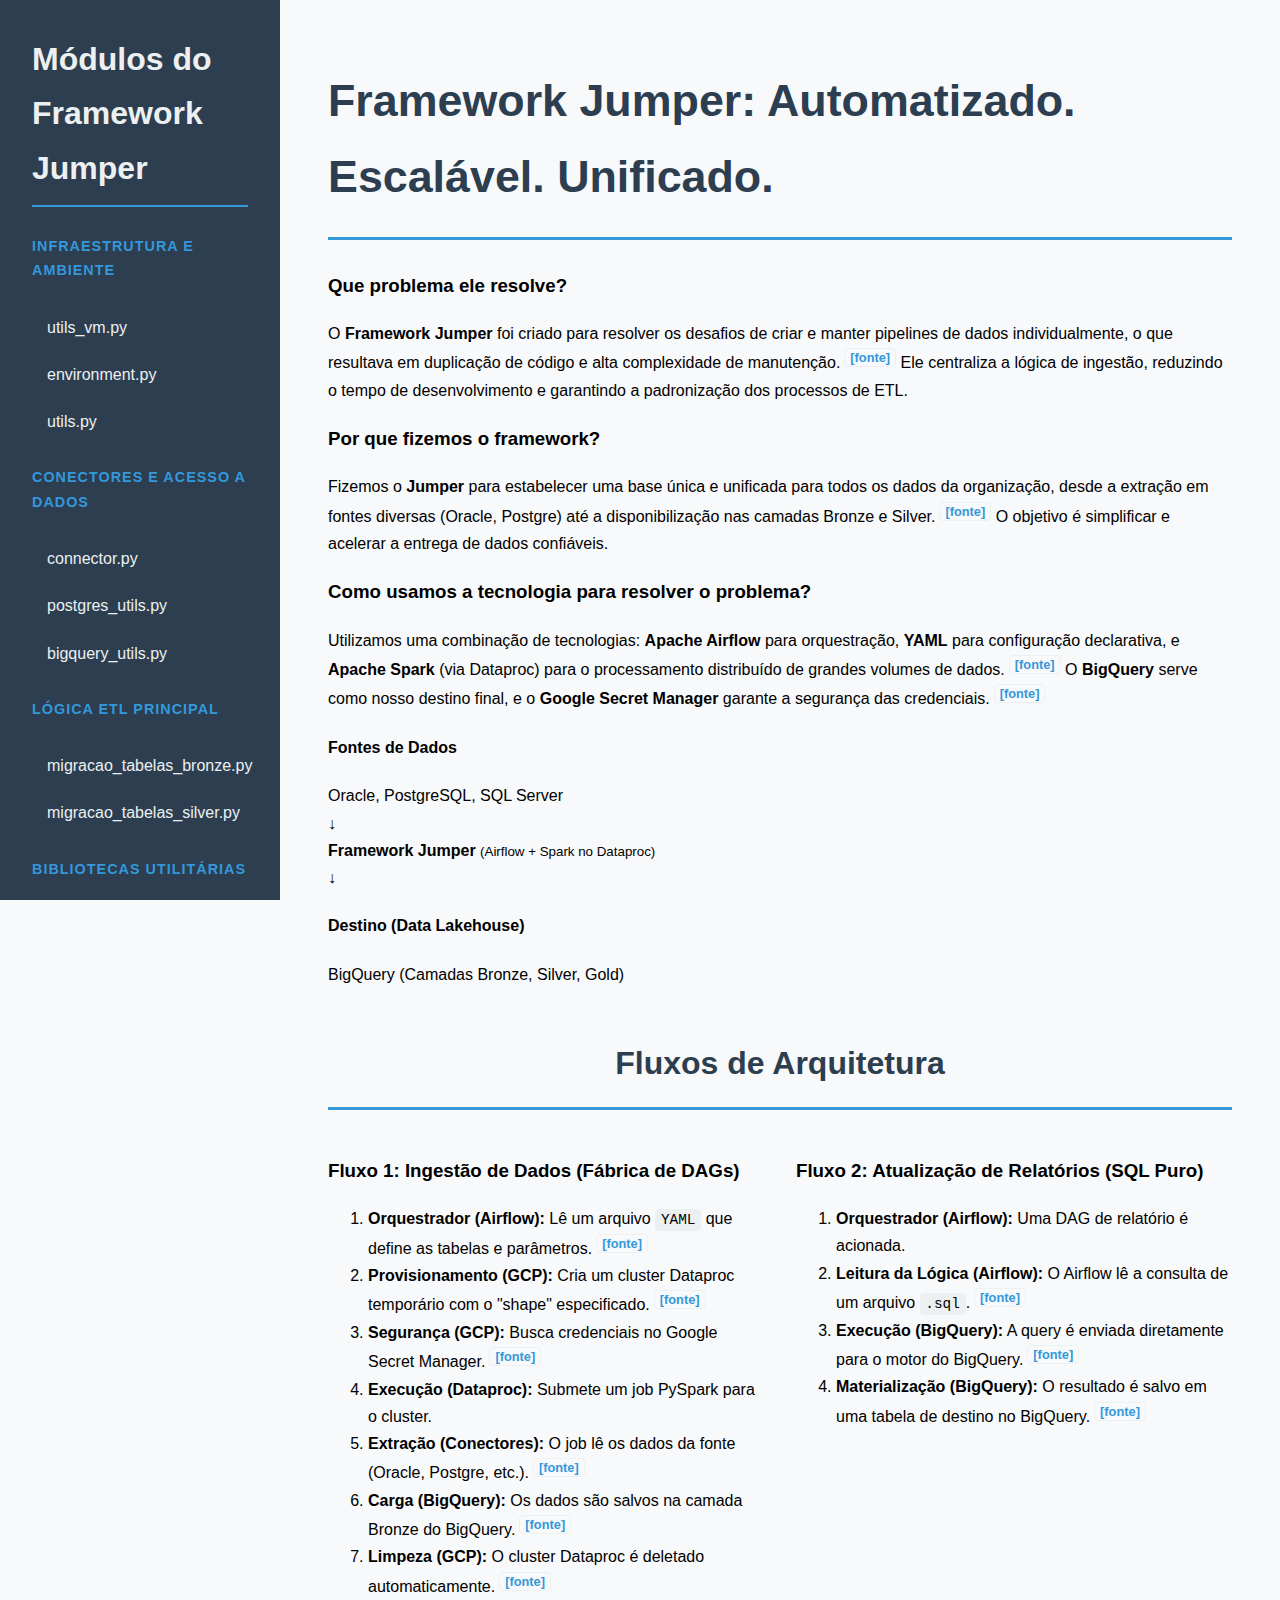
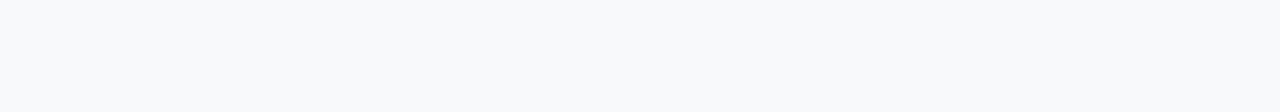
<file: index.html>
<!DOCTYPE html>
<html lang="pt-BR">
<head>
    <meta charset="UTF-8">
    <meta name="viewport" content="width=device-width, initial-scale=1.0">
    <title>Documentação Técnica - Framework Jumper</title>
    <link rel="stylesheet" href="styles.css">
</head>
<body>

    <nav>
        <h2>Módulos do Framework Jumper</h2>
        <h4>Infraestrutura e Ambiente</h4>
        <ul>
            <li><a href="utils_vm.html">utils_vm.py</a></li>
            <li><a href="environment.html">environment.py</a></li>
            <li><a href="utils.html">utils.py</a></li>
        </ul>
        <h4>Conectores e Acesso a Dados</h4>
        <ul>
            <li><a href="connector.html">connector.py</a></li>
            <li><a href="postgres_utils.html">postgres_utils.py</a></li>
            <li><a href="bigquery_utils.html">bigquery_utils.py</a></li>
        </ul>
        <h4>Lógica ETL Principal</h4>
        <ul>
            <li><a href="migracao_bronze.html">migracao_tabelas_bronze.py</a></li>
            <li><a href="migracao_silver.html">migracao_tabelas_silver.py</a></li>
        </ul>
        <h4>Bibliotecas Utilitárias</h4>
        <ul>
            <li><a href="manage_dataframe.html">manage_dataframe.py</a></li>
            <li><a href="transformation.html">transformation.py</a></li>
            <li><a href="validation.html">validation.py</a></li>
        </ul>
    </nav>

    <main>
        <article>
            <header>
                <h1>Framework Jumper: Automatizado. Escalável. Unificado.</h1>
            </header>

            <div class="hero-container">
                <div class="text-column">
                    <h3>Que problema ele resolve?</h3>
                    <p>O <strong>Framework Jumper</strong> foi criado para resolver os desafios de criar e manter pipelines de dados individualmente, o que resultava em duplicação de código e alta complexidade de manutenção.<a href="sources/Fabrica_de_DAGs.pdf#page=1" class="citation-link" target="_blank">[fonte]</a> Ele centraliza a lógica de ingestão, reduzindo o tempo de desenvolvimento e garantindo a padronização dos processos de ETL.</p>
                    
                    <h3>Por que fizemos o framework?</h3>
                    <p>Fizemos o <strong>Jumper</strong> para estabelecer uma base única e unificada para todos os dados da organização, desde a extração em fontes diversas (Oracle, Postgre) até a disponibilização nas camadas Bronze e Silver.<a href="sources/Framework_Engenharia_de_Dados.pdf#page=1" class="citation-link" target="_blank">[fonte]</a> O objetivo é simplificar e acelerar a entrega de dados confiáveis.</p>

                    <h3>Como usamos a tecnologia para resolver o problema?</h3>
                    <p>Utilizamos uma combinação de tecnologias: <strong>Apache Airflow</strong> para orquestração, <strong>YAML</strong> para configuração declarativa, e <strong>Apache Spark</strong> (via Dataproc) para o processamento distribuído de grandes volumes de dados.<a href="sources/Framework_Engenharia_de_Dados.pdf#page=1" class="citation-link" target="_blank">[fonte]</a> O <strong>BigQuery</strong> serve como nosso destino final, e o <strong>Google Secret Manager</strong> garante a segurança das credenciais.<a href="sources/Fabrica_de_DAGs.pdf#page=1" class="citation-link" target="_blank">[fonte]</a></p>
                </div>

                <div class="diagram-column">
                    <div class="diagram">
                        <h4>Fontes de Dados</h4>
                        <div class="diagram-box">Oracle, PostgreSQL, SQL Server</div>
                        <div class="diagram-arrow">↓</div>
                        <div class="diagram-box core">
                            <strong>Framework Jumper</strong>
                            <small>(Airflow + Spark no Dataproc)</small>
                        </div>
                        <div class="diagram-arrow">↓</div>
                        <h4>Destino (Data Lakehouse)</h4>
                        <div class="diagram-box">BigQuery (Camadas Bronze, Silver, Gold)</div>
                    </div>
                </div>
            </div>

            <section style="border-left: none; padding-left: 0;">
                <h2 style="margin-top: 3rem; text-align: center; border-bottom: 3px solid var(--secondary-color); padding-bottom: 0.5em;">Fluxos de Arquitetura</h2>
                <div style="display: flex; gap: 2rem; align-items: flex-start;">
                    <div style="flex: 1;">
                        <h3>Fluxo 1: Ingestão de Dados (Fábrica de DAGs)</h3>
                        <ol>
                            <li><strong>Orquestrador (Airflow):</strong> Lê um arquivo <code>YAML</code> que define as tabelas e parâmetros.<a href="sources/Fabrica_de_DAGs.pdf#page=1" class="citation-link" target="_blank">[fonte]</a></li>
                            <li><strong>Provisionamento (GCP):</strong> Cria um cluster Dataproc temporário com o "shape" especificado.<a href="sources/Fabrica_de_DAGs.pdf#page=2" class="citation-link" target="_blank">[fonte]</a></li>
                            <li><strong>Segurança (GCP):</strong> Busca credenciais no Google Secret Manager.<a href="sources/Fabrica_de_DAGs.pdf#page=1" class="citation-link" target="_blank">[fonte]</a></li>
                            <li><strong>Execução (Dataproc):</strong> Submete um job PySpark para o cluster.</li>
                            <li><strong>Extração (Conectores):</strong> O job lê os dados da fonte (Oracle, Postgre, etc.).<a href="sources/Framework_Engenharia_de_Dados.pdf#page=1" class="citation-link" target="_blank">[fonte]</a></li>
                            <li><strong>Carga (BigQuery):</strong> Os dados são salvos na camada Bronze do BigQuery.<a href="sources/Fabrica_de_DAGs.pdf#page=2" class="citation-link" target="_blank">[fonte]</a></li>
                            <li><strong>Limpeza (GCP):</strong> O cluster Dataproc é deletado automaticamente.<a href="sources/Fabrica_de_DAGs.pdf#page=3" class="citation-link" target="_blank">[fonte]</a></li>
                        </ol>
                    </div>
                    <div style="flex: 1;">
                        <h3>Fluxo 2: Atualização de Relatórios (SQL Puro)</h3>
                         <ol>
                            <li><strong>Orquestrador (Airflow):</strong> Uma DAG de relatório é acionada.</li>
                            <li><strong>Leitura da Lógica (Airflow):</strong> O Airflow lê a consulta de um arquivo <code>.sql</code>.<a href="sources/Relatorio_NF_Portal_JDE.pdf#page=1" class="citation-link" target="_blank">[fonte]</a></li>
                            <li><strong>Execução (BigQuery):</strong> A query é enviada diretamente para o motor do BigQuery.<a href="sources/Relatorio_NF_Portal_JDE.pdf#page=1" class="citation-link" target="_blank">[fonte]</a></li>
                            <li><strong>Materialização (BigQuery):</strong> O resultado é salvo em uma tabela de destino no BigQuery.<a href="sources/Relatorio_NF_Portal_JDE.pdf#page=1" class="citation-link" target="_blank">[fonte]</a></li>
                        </ol>
                    </div>
                </div>
            </section>
        </article>
    </main>

</body>
</html>
</file>
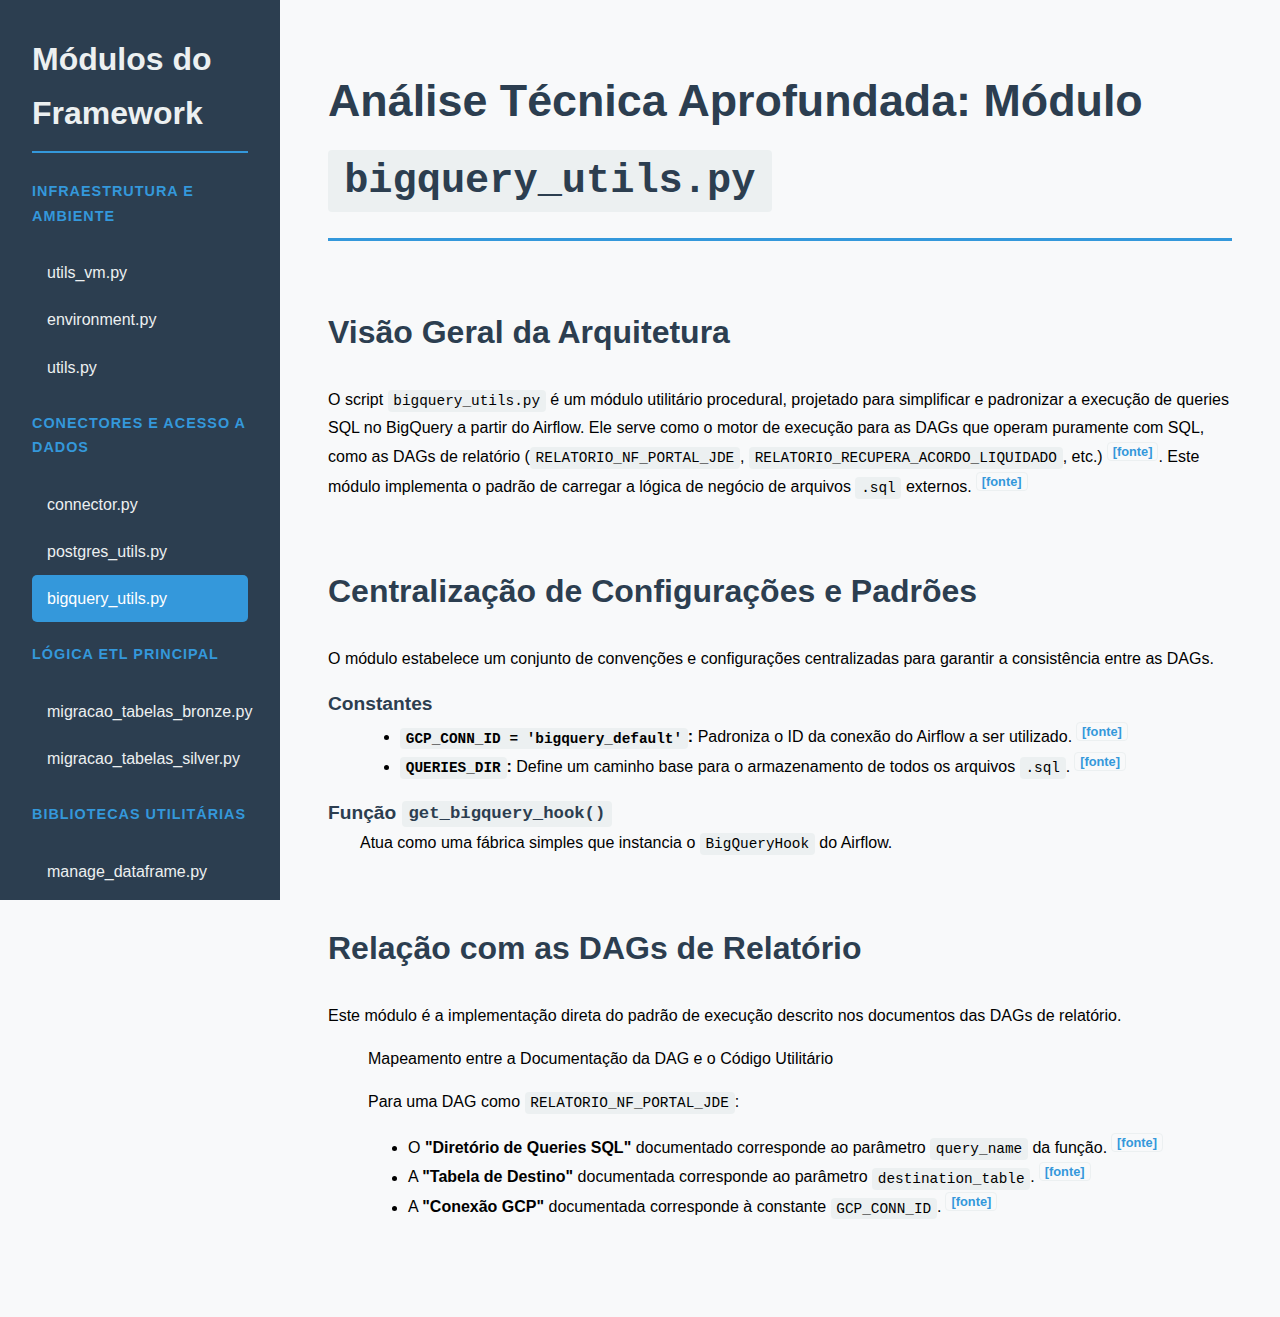
<file: bigquery_utils.html>
<!DOCTYPE html>
<html lang="pt-BR">
<head>
    <meta charset="UTF-8">
    <meta name="viewport" content="width=device-width, initial-scale=1.0">
    <title>Análise: bigquery_utils.py</title>
    <link rel="stylesheet" href="styles.css">
    <style>
        /* Estilo para o link de citação, caso o CSS externo não carregue */
        a.citation-link {
            font-size: 0.8em;
            vertical-align: super;
            text-decoration: none;
            color: var(--secondary-color, #3498db);
            font-weight: bold;
            margin-left: 4px;
            border: 1px solid var(--light-gray, #ecf0f1);
            padding: 1px 5px;
            border-radius: 4px;
        }
        a.citation-link:hover {
            text-decoration: none;
            background-color: var(--secondary-color, #3498db);
            color: white;
        }
    </style>
</head>
<body>

    <nav>
        <h2>Módulos do Framework</h2>
        <h4>Infraestrutura e Ambiente</h4>
        <ul>
            <li><a href="utils_vm.html">utils_vm.py</a></li>
            <li><a href="environment.html">environment.py</a></li>
            <li><a href="utils.html">utils.py</a></li>
        </ul>
        <h4>Conectores e Acesso a Dados</h4>
        <ul>
            <li><a href="connector.html">connector.py</a></li>
            <li><a href="postgres_utils.html">postgres_utils.py</a></li>
            <li><a href="bigquery_utils.html" class="active">bigquery_utils.py</a></li>
        </ul>
        <h4>Lógica ETL Principal</h4>
        <ul>
            <li><a href="migracao_bronze.html">migracao_tabelas_bronze.py</a></li>
            <li><a href="migracao_silver.html">migracao_tabelas_silver.py</a></li>
        </ul>
        <h4>Bibliotecas Utilitárias</h4>
        <ul>
            <li><a href="manage_dataframe.html">manage_dataframe.py</a></li>
            <li><a href="transformation.html">transformation.py</a></li>
            <li><a href="validation.html">validation.py</a></li>
        </ul>
    </nav>

    <main>
        <article>
            <header>
                <h1>Análise Técnica Aprofundada: Módulo <code>bigquery_utils.py</code></h1>
            </header>

            <section>
                <h2>Visão Geral da Arquitetura</h2>
                <p>O script <code>bigquery_utils.py</code> é um módulo utilitário procedural, projetado para simplificar e padronizar a execução de queries SQL no BigQuery a partir do Airflow. Ele serve como o motor de execução para as DAGs que operam puramente com SQL, como as DAGs de relatório (<code>RELATORIO_NF_PORTAL_JDE</code>, <code>RELATORIO_RECUPERA_ACORDO_LIQUIDADO</code>, etc.)<a href="sources/Relatorio_NF_Portal_JDE.pdf#page=1" class="citation-link" target="_blank">[fonte]</a>. Este módulo implementa o padrão de carregar a lógica de negócio de arquivos <code>.sql</code> externos.<a href="sources/Relatorio_NF_Portal_JDE.pdf#page=1" class="citation-link" target="_blank">[fonte]</a></p>
            </section>
            
            <section>
                <h2>Centralização de Configurações e Padrões</h2>
                <p>O módulo estabelece um conjunto de convenções e configurações centralizadas para garantir a consistência entre as DAGs.</p>
                <dl>
                    <dt>Constantes</dt>
                    <dd>
                        <ul>
                            <li><strong><code>GCP_CONN_ID = 'bigquery_default'</code>:</strong> Padroniza o ID da conexão do Airflow a ser utilizado.<a href="sources/Relatorio_NF_Portal_JDE.pdf#page=1" class="citation-link" target="_blank">[fonte]</a></li>
                            <li><strong><code>QUERIES_DIR</code>:</strong> Define um caminho base para o armazenamento de todos os arquivos <code>.sql</code>.<a href="sources/Relatorio_NF_Portal_JDE.pdf#page=1" class="citation-link" target="_blank">[fonte]</a></li>
                        </ul>
                    </dd>
                     <dt>Função <code>get_bigquery_hook()</code></dt>
                    <dd>Atua como uma fábrica simples que instancia o <code>BigQueryHook</code> do Airflow.</dd>
                </dl>
            </section>

            <section>
                <h2>Relação com as DAGs de Relatório</h2>
                <p>Este módulo é a implementação direta do padrão de execução descrito nos documentos das DAGs de relatório.</p>
                <figure>
                    <figcaption>Mapeamento entre a Documentação da DAG e o Código Utilitário</figcaption>
                    <p>Para uma DAG como <code>RELATORIO_NF_PORTAL_JDE</code>:</p>
                    <ul>
                        <li>O <strong>"Diretório de Queries SQL"</strong> documentado corresponde ao parâmetro <code>query_name</code> da função.<a href="sources/Relatorio_NF_Portal_JDE.pdf#page=1" class="citation-link" target="_blank">[fonte]</a></li>
                        <li>A <strong>"Tabela de Destino"</strong> documentada corresponde ao parâmetro <code>destination_table</code>.<a href="sources/Relatorio_NF_Portal_JDE.pdf#page=1" class="citation-link" target="_blank">[fonte]</a></li>
                        <li>A <strong>"Conexão GCP"</strong> documentada corresponde à constante <code>GCP_CONN_ID</code>.<a href="sources/Relatorio_NF_Portal_JDE.pdf#page=1" class="citation-link" target="_blank">[fonte]</a></li>
                    </ul>
                </figure>
            </section>
        </article>
    </main>
</body>
</html>
</file>
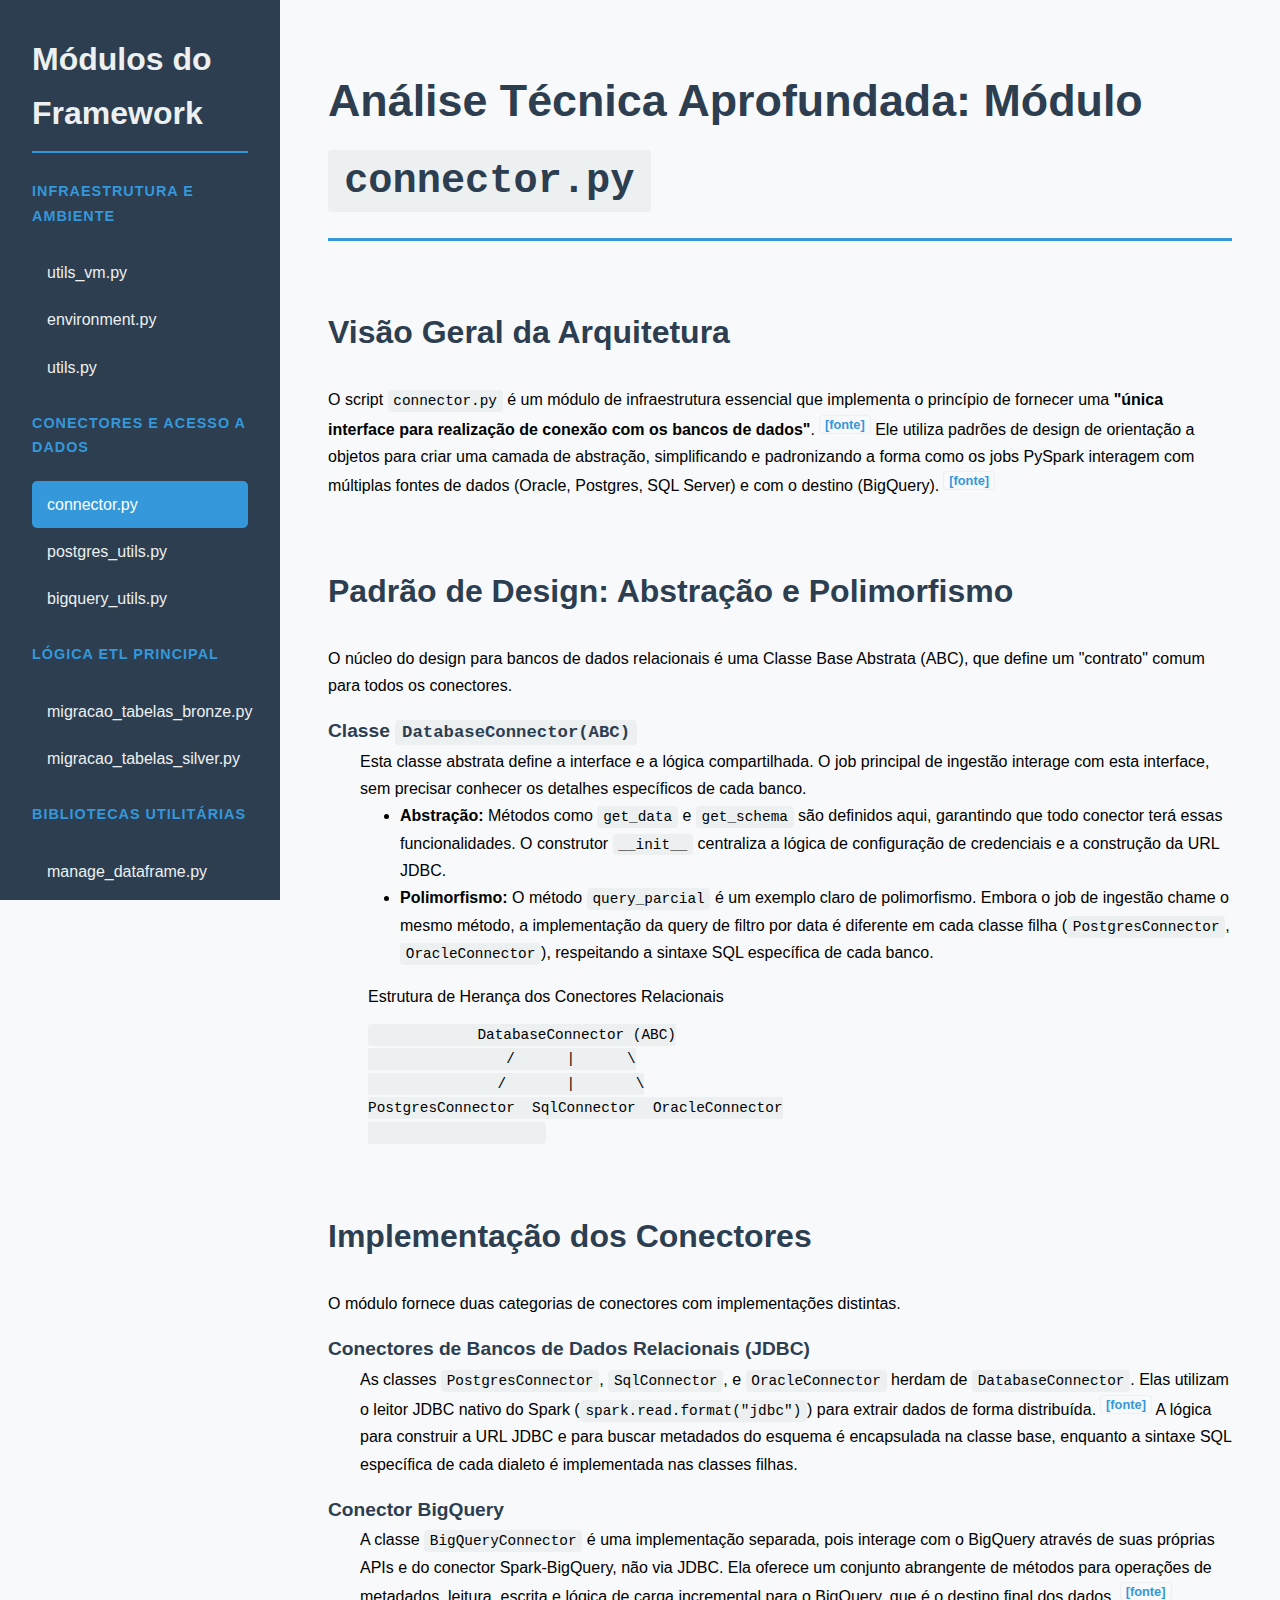
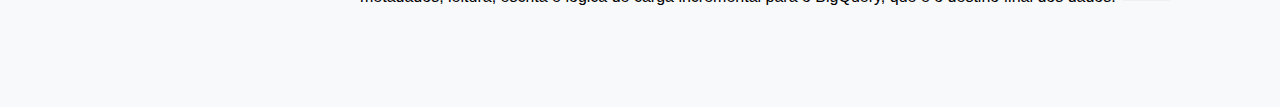
<file: connector.html>
<!DOCTYPE html>
<html lang="pt-BR">
<head>
    <meta charset="UTF-8">
    <meta name="viewport" content="width=device-width, initial-scale=1.0">
    <title>Análise: connector.py</title>
    <link rel="stylesheet" href="styles.css">
    <style>
        /* Estilo para o link de citação */
        a.citation-link {
            font-size: 0.8em;
            vertical-align: super;
            text-decoration: none;
            color: var(--secondary-color, #3498db);
            font-weight: bold;
            margin-left: 4px;
            border: 1px solid var(--light-gray, #ecf0f1);
            padding: 1px 5px;
            border-radius: 4px;
        }
        a.citation-link:hover {
            text-decoration: none;
            background-color: var(--secondary-color, #3498db);
            color: white;
        }
    </style>
</head>
<body>

    <nav>
        <h2>Módulos do Framework</h2>
        <h4>Infraestrutura e Ambiente</h4>
        <ul>
            <li><a href="utils_vm.html">utils_vm.py</a></li>
            <li><a href="environment.html">environment.py</a></li>
            <li><a href="utils.html">utils.py</a></li>
        </ul>
        <h4>Conectores e Acesso a Dados</h4>
        <ul>
            <li><a href="connector.html" class="active">connector.py</a></li>
            <li><a href="postgres_utils.html">postgres_utils.py</a></li>
            <li><a href="bigquery_utils.html">bigquery_utils.py</a></li>
        </ul>
        <h4>Lógica ETL Principal</h4>
        <ul>
            <li><a href="migracao_bronze.html">migracao_tabelas_bronze.py</a></li>
            <li><a href="migracao_silver.html">migracao_tabelas_silver.py</a></li>
        </ul>
        <h4>Bibliotecas Utilitárias</h4>
        <ul>
            <li><a href="manage_dataframe.html">manage_dataframe.py</a></li>
            <li><a href="transformation.html">transformation.py</a></li>
            <li><a href="validation.html">validation.py</a></li>
        </ul>
    </nav>

    <main>
        <article>
            <header>
                <h1>Análise Técnica Aprofundada: Módulo <code>connector.py</code></h1>
            </header>

            <section>
                <h2>Visão Geral da Arquitetura</h2>
                <p>O script <code>connector.py</code> é um módulo de infraestrutura essencial que implementa o princípio de fornecer uma <strong>"única interface para realização de conexão com os bancos de dados"</strong>.<a href="sources/Framework_Engenharia_de_Dados.pdf#page=1" class="citation-link" target="_blank">[fonte]</a> Ele utiliza padrões de design de orientação a objetos para criar uma camada de abstração, simplificando e padronizando a forma como os jobs PySpark interagem com múltiplas fontes de dados (Oracle, Postgres, SQL Server) e com o destino (BigQuery).<a href="sources/Fabrica_de_DAGs.pdf#page=4" class="citation-link" target="_blank">[fonte]</a></p>
            </section>
            
            <section>
                <h2>Padrão de Design: Abstração e Polimorfismo</h2>
                <p>O núcleo do design para bancos de dados relacionais é uma Classe Base Abstrata (ABC), que define um "contrato" comum para todos os conectores.</p>
                <dl>
                    <dt>Classe <code>DatabaseConnector(ABC)</code></dt>
                    <dd>
                        Esta classe abstrata define a interface e a lógica compartilhada. O job principal de ingestão interage com esta interface, sem precisar conhecer os detalhes específicos de cada banco.
                        <ul>
                            <li><strong>Abstração:</strong> Métodos como <code>get_data</code> e <code>get_schema</code> são definidos aqui, garantindo que todo conector terá essas funcionalidades. O construtor <code>__init__</code> centraliza a lógica de configuração de credenciais e a construção da URL JDBC.</li>
                            <li><strong>Polimorfismo:</strong> O método <code>query_parcial</code> é um exemplo claro de polimorfismo. Embora o job de ingestão chame o mesmo método, a implementação da query de filtro por data é diferente em cada classe filha (<code>PostgresConnector</code>, <code>OracleConnector</code>), respeitando a sintaxe SQL específica de cada banco.</li>
                        </ul>
                    </dd>
                </dl>
                <figure>
                    <figcaption>Estrutura de Herança dos Conectores Relacionais</figcaption>
                    <pre><code>            DatabaseConnector (ABC)
                /      |      \
               /       |       \
PostgresConnector  SqlConnector  OracleConnector
                    </code></pre>
                </figure>
            </section>

            <section>
                <h2>Implementação dos Conectores</h2>
                <p>O módulo fornece duas categorias de conectores com implementações distintas.</p>
                 <dl>
                    <dt>Conectores de Bancos de Dados Relacionais (JDBC)</dt>
                    <dd>
                        As classes <code>PostgresConnector</code>, <code>SqlConnector</code>, e <code>OracleConnector</code> herdam de <code>DatabaseConnector</code>. Elas utilizam o leitor JDBC nativo do Spark (<code>spark.read.format("jdbc")</code>) para extrair dados de forma distribuída.<a href="sources/Framework_Engenharia_de_Dados.pdf#page=1" class="citation-link" target="_blank">[fonte]</a> A lógica para construir a URL JDBC e para buscar metadados do esquema é encapsulada na classe base, enquanto a sintaxe SQL específica de cada dialeto é implementada nas classes filhas.
                    </dd>
                    <dt>Conector BigQuery</dt>
                    <dd>
                        A classe <code>BigQueryConnector</code> é uma implementação separada, pois interage com o BigQuery através de suas próprias APIs e do conector Spark-BigQuery, não via JDBC. Ela oferece um conjunto abrangente de métodos para operações de metadados, leitura, escrita e lógica de carga incremental para o BigQuery, que é o destino final dos dados.<a href="sources/Fabrica_de_DAGs.pdf#page=1" class="citation-link" target="_blank">[fonte]</a>
                    </dd>
                </dl>
            </section>

        </article>
    </main>
</body>
</html>
</file>
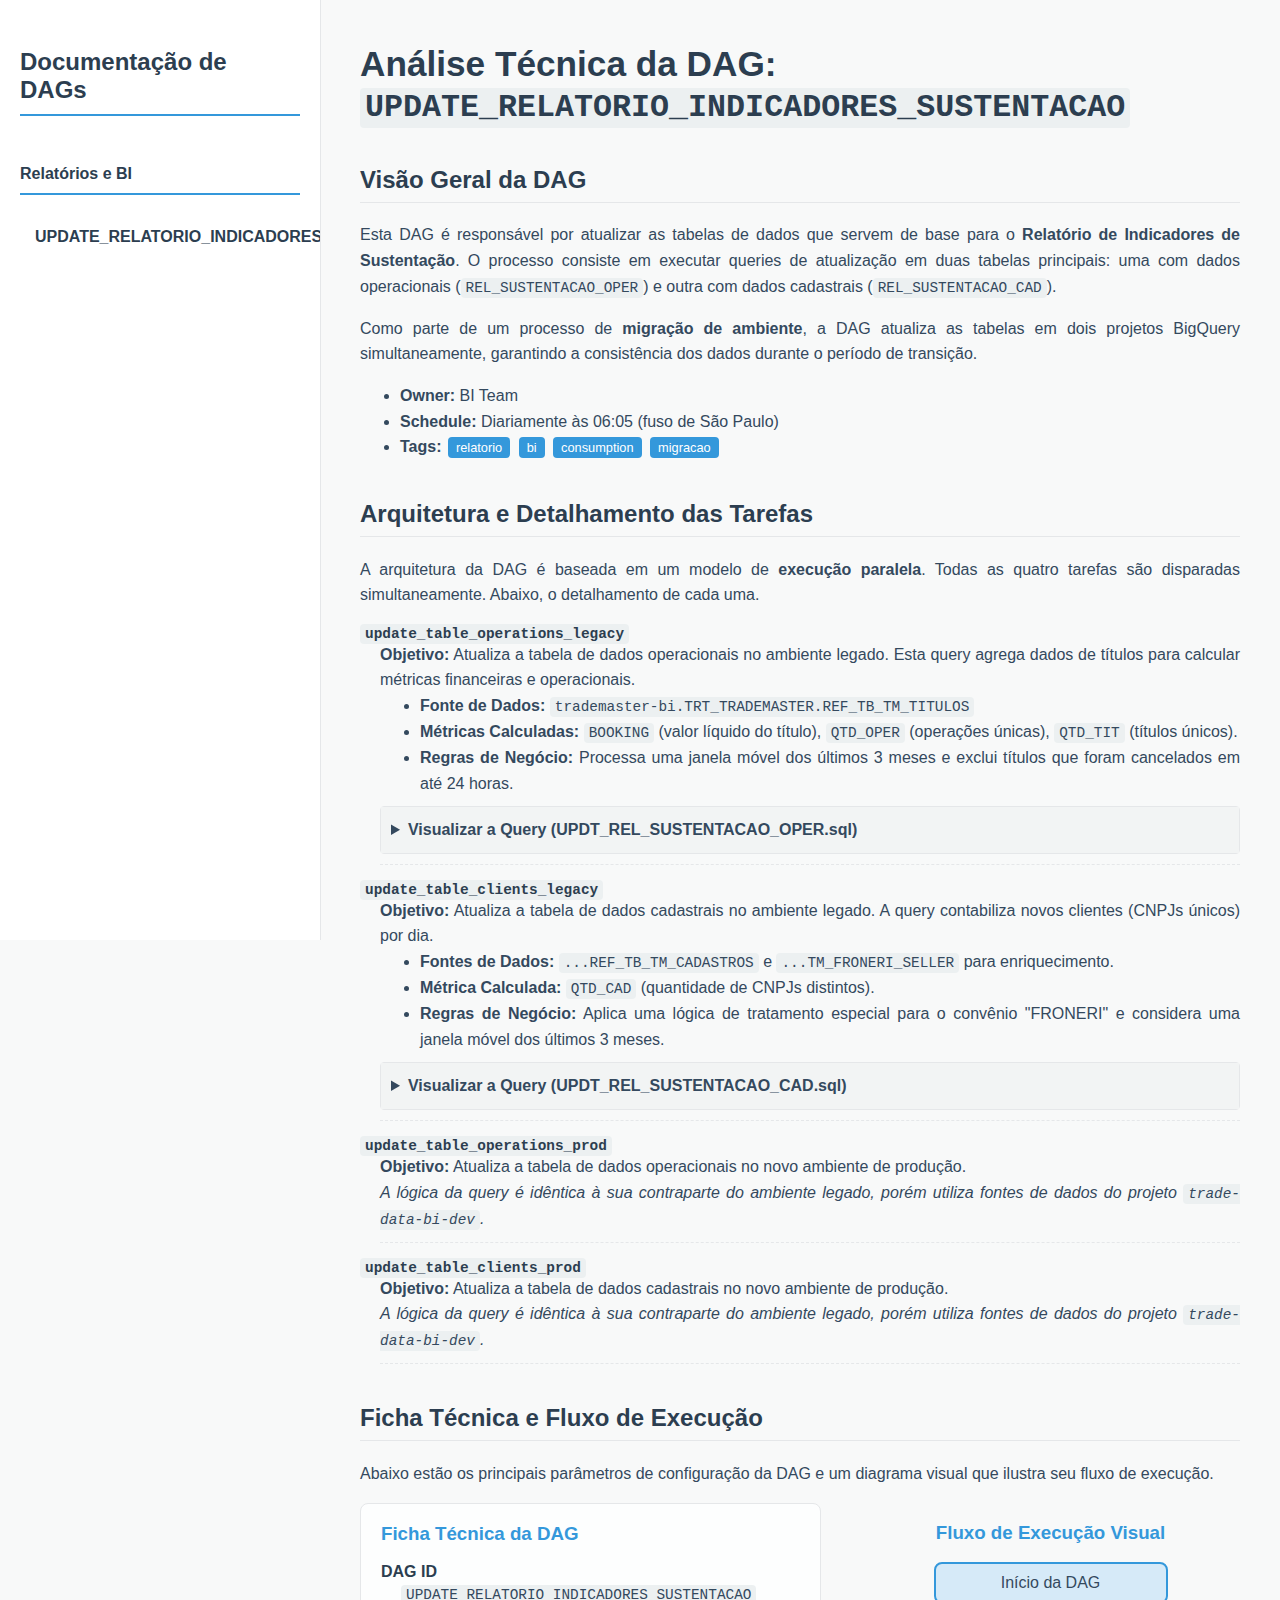
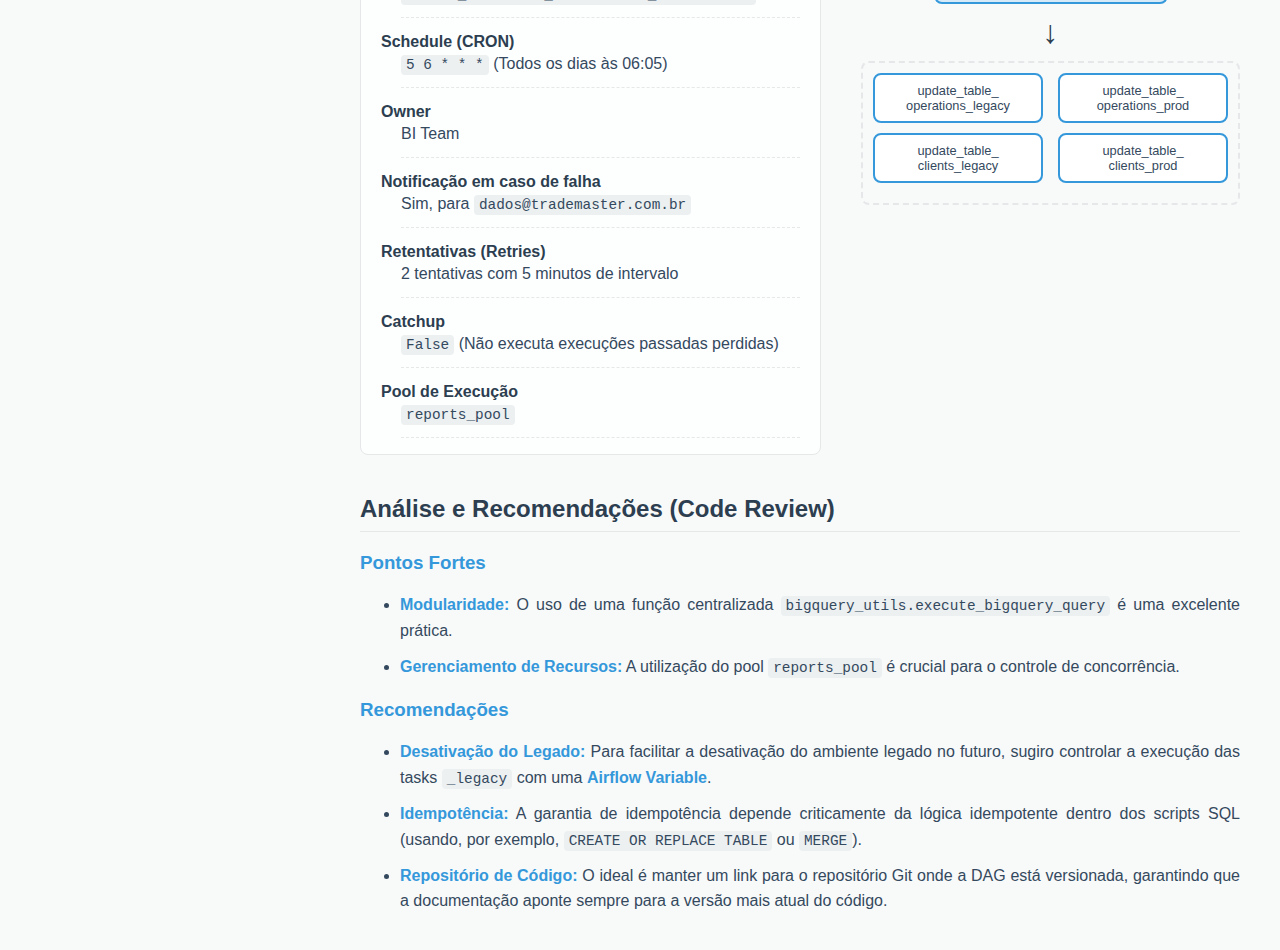
<file: dag1.html>
<!DOCTYPE html>
<html lang="pt-BR">
<head>
    <meta charset="UTF-8">
    <meta name="viewport" content="width=device-width, initial-scale=1.0">
    <title>Análise: DAG UPDATE_RELATORIO_INDICADORES_SUSTENTACAO</title>
    <style>
        :root {
            --primary-color: #2c3e50;
            --secondary-color: #3498db;
            --background-color: #f8f9f9;
            --main-bg-color: #ffffff;
            --border-color: #e5e7e9;
            --text-color: #34495e;
            --code-bg-color: #ecf0f1;
            
            /* ===== ESTILO DO BLOCO DE SQL REVISADO ===== */
            --sql-code-bg-color: #f4f6f6;   /* Fundo cinza claro, seguro */
            --sql-code-text-color: #2c3e50; /* Texto escuro, legível */
        }
        body {
            font-family: -apple-system, BlinkMacSystemFont, 'Segoe UI', Roboto, Oxygen-Sans, Ubuntu, Cantarell, 'Helvetica Neue', sans-serif;
            margin: 0;
            display: flex;
            background-color: var(--background-color);
            color: var(--text-color);
        }
        nav {
            width: 280px;
            background-color: var(--main-bg-color);
            border-right: 1px solid var(--border-color);
            padding: 20px;
            height: 100vh;
            position: fixed;
            overflow-y: auto;
        }
        nav h2, nav h4 {
            color: var(--primary-color);
            border-bottom: 2px solid var(--secondary-color);
            padding-bottom: 10px;
        }
        nav a {
            color: var(--secondary-color);
            text-decoration: none;
            display: block;
            padding: 8px 0;
            transition: color 0.2s;
        }
        nav a:hover {
            color: var(--primary-color);
        }
        nav ul {
            list-style-type: none;
            padding: 0;
        }
        nav ul li a {
            padding-left: 15px;
        }
        nav ul li a.active {
            font-weight: bold;
            color: var(--primary-color);
        }
        main {
            margin-left: 320px;
            padding: 20px 40px;
            width: calc(100% - 320px);
        }
        article header h1 {
            color: var(--primary-color);
            font-size: 2.2em;
        }
        section h2 {
            color: var(--primary-color);
            border-bottom: 1px solid var(--border-color);
            padding-bottom: 8px;
            margin-top: 40px;
        }
        section h3 {
            color: var(--secondary-color);
        }
        p, dd, li {
            line-height: 1.6;
            text-align: justify;
        }
        code {
            font-family: 'Courier New', Courier, monospace;
            background-color: var(--code-bg-color);
            padding: 2px 5px;
            border-radius: 4px;
            font-size: 0.9em;
        }
        dl dt {
            font-weight: bold;
            color: var(--primary-color);
            margin-top: 15px;
        }
        dl dd {
            margin-left: 20px;
            padding-bottom: 10px;
            border-bottom: 1px dashed var(--border-color);
        }
        ul.recommendations li {
            margin-bottom: 10px;
        }
        ul.recommendations strong {
            color: var(--secondary-color);
        }
        .tag {
            background-color: var(--secondary-color);
            color: white;
            padding: 3px 8px;
            border-radius: 4px;
            font-size: 0.8em;
            margin: 0 2px;
        }
        .tech-sheet-container {
            display: flex;
            gap: 40px;
            align-items: flex-start;
        }
        .flow-diagram {
            flex: 1;
            text-align: center;
        }
        .tech-sheet {
            flex: 1.5;
            background-color: #fdfefe;
            border: 1px solid var(--border-color);
            border-radius: 8px;
            padding: 0 20px;
        }
        .flow-start, .flow-task {
            background-color: var(--main-bg-color);
            border: 2px solid var(--secondary-color);
            padding: 10px 15px;
            border-radius: 8px;
            margin: 0 auto 10px auto;
            max-width: 200px;
        }
        .flow-start {
             background-color: #d6eaf8;
        }
        .flow-arrow {
            font-size: 2em;
            color: var(--primary-color);
        }
        .parallel-tasks {
            display: flex;
            justify-content: center;
            gap: 15px;
            padding: 10px;
            border: 2px dashed var(--border-color);
            border-radius: 8px;
            margin-top: 10px;
        }
        .parallel-tasks .flow-task {
            font-size: 0.8em;
            padding: 8px;
            min-width: 150px;
        }
        details {
            margin-top: 10px;
            border: 1px solid var(--border-color);
            border-radius: 4px;
        }
        summary {
            font-weight: bold;
            cursor: pointer;
            padding: 10px;
            background-color: #f2f4f4;
        }
        
        /* ===== ESTILO DO BLOCO DE CÓDIGO SQL REFEITO ===== */
        details pre {
            background-color: var(--sql-code-bg-color);
            color: var(--sql-code-text-color);
            padding: 15px;
            border-radius: 0 0 4px 4px;
            overflow-x: auto;
            font-size: 0.9em;
            line-height: 1.5; /* Melhora o espaçamento entre linhas */
            white-space: pre-wrap; /* Garante a quebra de linha correta */
        }
        
        /* Remove qualquer estilo conflitante dos filhos, mas não é mais a principal estratégia */
        details pre code > * {
            background: none !important;
        }

    </style>
</head>
<body>

    <nav>
        <a href="#top" style="text-decoration: none;"><h2>Documentação de DAGs</h2></a>
        
        <h4>Relatórios e BI</h4>
        <ul>
            <li><a href="#top" class="active">UPDATE_RELATORIO_INDICADORES_SUSTENTACAO</a></li>
        </ul>
    </nav>

    <main>
        <article>
            <header>
                <h1>Análise Técnica da DAG: <code>UPDATE_RELATORIO_INDICADORES_SUSTENTACAO</code></h1>
            </header>

            <section>
                <h2>Visão Geral da DAG</h2>
                <p>Esta DAG é responsável por atualizar as tabelas de dados que servem de base para o <strong>Relatório de Indicadores de Sustentação</strong>. O processo consiste em executar queries de atualização em duas tabelas principais: uma com dados operacionais (<code>REL_SUSTENTACAO_OPER</code>) e outra com dados cadastrais (<code>REL_SUSTENTACAO_CAD</code>).</p>
                <p>Como parte de um processo de <strong>migração de ambiente</strong>, a DAG atualiza as tabelas em dois projetos BigQuery simultaneamente, garantindo a consistência dos dados durante o período de transição.</p>
                <ul>
                    <li><strong>Owner:</strong> BI Team</li>
                    <li><strong>Schedule:</strong> Diariamente às 06:05 (fuso de São Paulo)</li>
                    <li><strong>Tags:</strong> <span class="tag">relatorio</span> <span class="tag">bi</span> <span class="tag">consumption</span> <span class="tag">migracao</span></li>
                </ul>
            </section>
            
            <section>
                <h2>Arquitetura e Detalhamento das Tarefas</h2>
                <p>A arquitetura da DAG é baseada em um modelo de <strong>execução paralela</strong>. Todas as quatro tarefas são disparadas simultaneamente. Abaixo, o detalhamento de cada uma.</p>
                
                <dl>
                    <dt><code>update_table_operations_legacy</code></dt>
                    <dd>
                        <strong>Objetivo:</strong> Atualiza a tabela de dados operacionais no ambiente legado. Esta query agrega dados de títulos para calcular métricas financeiras e operacionais.
                        <ul>
                            <li><strong>Fonte de Dados:</strong> <code>trademaster-bi.TRT_TRADEMASTER.REF_TB_TM_TITULOS</code></li>
                            <li><strong>Métricas Calculadas:</strong> <code>BOOKING</code> (valor líquido do título), <code>QTD_OPER</code> (operações únicas), <code>QTD_TIT</code> (títulos únicos).</li>
                            <li><strong>Regras de Negócio:</strong> Processa uma janela móvel dos últimos 3 meses e exclui títulos que foram cancelados em até 24 horas.</li>
                        </ul>
                        <details>
                            <summary>Visualizar a Query (UPDT_REL_SUSTENTACAO_OPER.sql)</summary>
                            <pre><code>SELECT
    DATA_EMISSAO,
    CODIGO_CONVENIO_BROKER,
    NOME_CONVENIO_BROKER,
    CODIGO_CONVENIO_SELLER,
    NOME_CONVENIO_SELLER,
    CAST(ROUND(SUM(VALOR_TITULO - IFNULL(VALOR_DESCONTO_NOTA,0)),2) AS NUMERIC) AS BOOKING,
    COUNT( DISTINCT CONCAT(CODIGO_CONVENIO_BROKER, CODIGO_CONVENIO_SELLER, NF, CNPJ_CLIENTE)) AS QTD_OPER,
    COUNT( DISTINCT TITULO) AS QTD_TIT,
    SISTEMA
FROM `trademaster-bi.TRT_TRADEMASTER.REF_TB_TM_TITULOS`
WHERE DATA_EMISSAO >= DATE_SUB(DATE_TRUNC(CURRENT_DATE('America/Sao_Paulo'), MONTH), INTERVAL 3 MONTH)
AND IFNULL(FLAG_CANCELADO_24H,false) is false 
GROUP BY 1,2,3,4,5,9</code></pre>
                        </details>
                    </dd>

                    <dt><code>update_table_clients_legacy</code></dt>
                    <dd>
                        <strong>Objetivo:</strong> Atualiza a tabela de dados cadastrais no ambiente legado. A query contabiliza novos clientes (CNPJs únicos) por dia.
                        <ul>
                            <li><strong>Fontes de Dados:</strong> <code>...REF_TB_TM_CADASTROS</code> e <code>...TM_FRONERI_SELLER</code> para enriquecimento.</li>
                            <li><strong>Métrica Calculada:</strong> <code>QTD_CAD</code> (quantidade de CNPJs distintos).</li>
                            <li><strong>Regras de Negócio:</strong> Aplica uma lógica de tratamento especial para o convênio "FRONERI" e considera uma janela móvel dos últimos 3 meses.</li>
                        </ul>
                        <details>
                            <summary>Visualizar a Query (UPDT_REL_SUSTENTACAO_CAD.sql)</summary>
                            <pre><code>SELECT
    DATA_ABERTURA,
    IFNULL(FR.CODIGO_CONVENIO_BROKER,CODIGO_CONVENIO) AS CODIGO_CONVENIO,
    CASE WHEN FR.CODIGO_CONVENIO_BROKER IS NOT NULL THEN 'FRONERI' ELSE NOME_CONVENIO END AS NOME_CONVENIO,
    COUNT(DISTINCT CNPJ) AS QTD_CAD
FROM `trademaster-bi.TRT_TRADEMASTER.REF_TB_TM_CADASTROS` AS CAD
LEFT JOIN `trademaster-bi.RAW_DRIVE_COMPARTILHADO.TM_FRONERI_SELLER` AS FR
ON FR.CODIGO_CONVENIO_SELLER = CAD.CODIGO_CONVENIO
WHERE DATA_ABERTURA >= DATE_SUB(DATE_TRUNC(CURRENT_DATE('America/Sao_Paulo'), MONTH), INTERVAL 3 MONTH)
GROUP BY 1,2,3</code></pre>
                        </details>
                    </dd>
                    
                    <dt><code>update_table_operations_prod</code></dt>
                    <dd>
                        <strong>Objetivo:</strong> Atualiza a tabela de dados operacionais no novo ambiente de produção.
                        <br>
                        <em>A lógica da query é idêntica à sua contraparte do ambiente legado, porém utiliza fontes de dados do projeto <code>trade-data-bi-dev</code>.</em>
                    </dd>

                    <dt><code>update_table_clients_prod</code></dt>
                    <dd>
                        <strong>Objetivo:</strong> Atualiza a tabela de dados cadastrais no novo ambiente de produção.
                        <br>
                        <em>A lógica da query é idêntica à sua contraparte do ambiente legado, porém utiliza fontes de dados do projeto <code>trade-data-bi-dev</code>.</em>
                    </dd>
                </dl>
            </section>

            <section>
                <h2>Ficha Técnica e Fluxo de Execução</h2>
                <p>Abaixo estão os principais parâmetros de configuração da DAG e um diagrama visual que ilustra seu fluxo de execução.</p>
                <div class="tech-sheet-container">
                    <div class="tech-sheet">
                        <h3>Ficha Técnica da DAG</h3>
                        <dl>
                            <dt>DAG ID</dt>
                            <dd><code>UPDATE_RELATORIO_INDICADORES_SUSTENTACAO</code></dd>
                            
                            <dt>Schedule (CRON)</dt>
                            <dd><code>5 6 * * *</code> (Todos os dias às 06:05)</dd>
                            
                            <dt>Owner</dt>
                            <dd>BI Team</dd>
                            
                            <dt>Notificação em caso de falha</dt>
                            <dd>Sim, para <code>dados@trademaster.com.br</code></dd>
                            
                            <dt>Retentativas (Retries)</dt>
                            <dd>2 tentativas com 5 minutos de intervalo</dd>
                            
                            <dt>Catchup</dt>
                            <dd><code>False</code> (Não executa execuções passadas perdidas)</dd>

                            <dt>Pool de Execução</dt>
                            <dd><code>reports_pool</code></dd>
                        </dl>
                    </div>
                    <div class="flow-diagram">
                        <h3>Fluxo de Execução Visual</h3>
                        <div class="flow-start">Início da DAG</div>
                        <div class="flow-arrow">↓</div>
                        <div class="parallel-tasks">
                            <div>
                                <div class="flow-task">update_table_ operations_legacy</div>
                                <div class="flow-task">update_table_ clients_legacy</div>
                            </div>
                            <div>
                                <div class="flow-task">update_table_ operations_prod</div>
                                <div class="flow-task">update_table_ clients_prod</div>
                            </div>
                        </div>
                    </div>
                </div>
            </section>

            <section>
                <h2>Análise e Recomendações (Code Review)</h2>
                <h3>Pontos Fortes</h3>
                <ul class="recommendations">
                    <li><strong>Modularidade:</strong> O uso de uma função centralizada <code>bigquery_utils.execute_bigquery_query</code> é uma excelente prática.</li>
                    <li><strong>Gerenciamento de Recursos:</strong> A utilização do pool <code>reports_pool</code> é crucial para o controle de concorrência.</li>
                </ul>
                <h3>Recomendações</h3>
                 <ul class="recommendations">
                    <li><strong>Desativação do Legado:</strong> Para facilitar a desativação do ambiente legado no futuro, sugiro controlar a execução das tasks <code>_legacy</code> com uma <strong>Airflow Variable</strong>.</li>
                    <li><strong>Idempotência:</strong> A garantia de idempotência depende criticamente da lógica idempotente dentro dos scripts SQL (usando, por exemplo, <code>CREATE OR REPLACE TABLE</code> ou <code>MERGE</code>).</li>
                    <li><strong>Repositório de Código:</strong> O ideal é manter um link para o repositório Git onde a DAG está versionada, garantindo que a documentação aponte sempre para a versão mais atual do código.</li>
                </ul>
            </section>
        </article>
    </main>

</body>
</html>
</file>
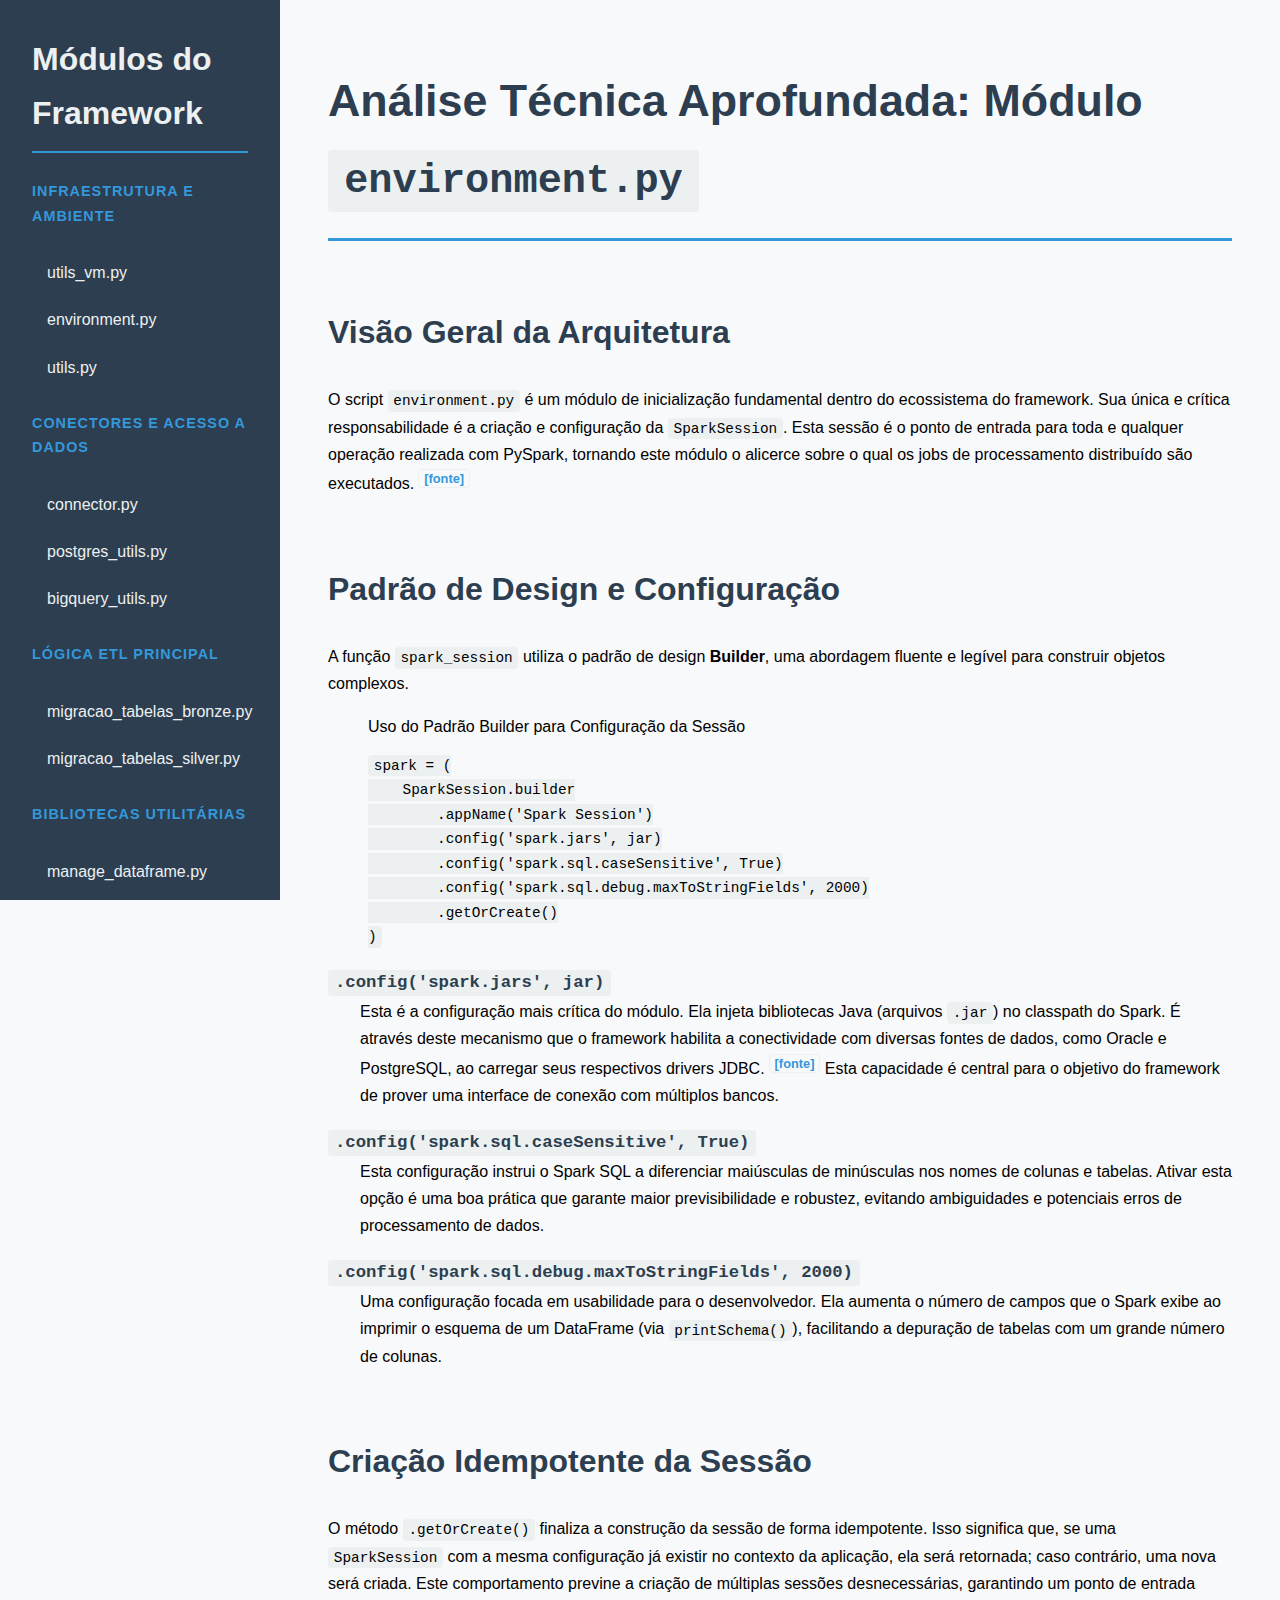
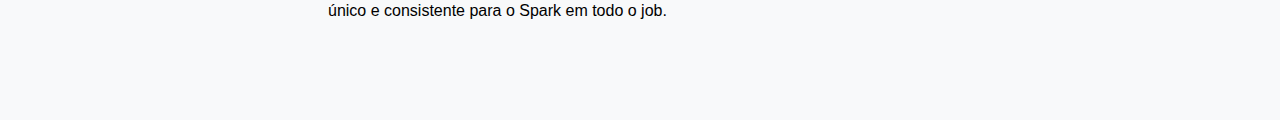
<file: environment.html>
<!DOCTYPE html>
<html lang="pt-BR">
<head>
    <meta charset="UTF-8">
    <meta name="viewport" content="width=device-width, initial-scale=1.0">
    <title>Análise: environment.py</title>
    <link rel="stylesheet" href="styles.css">
    <style>
        /* Estilo para o link de citação */
        a.citation-link {
            font-size: 0.8em;
            vertical-align: super;
            text-decoration: none;
            color: var(--secondary-color, #3498db);
            font-weight: bold;
            margin-left: 4px;
            border: 1px solid var(--light-gray, #ecf0f1);
            padding: 1px 5px;
            border-radius: 4px;
        }
        a.citation-link:hover {
            text-decoration: none;
            background-color: var(--secondary-color, #3498db);
            color: white;
        }
    </style>
</head>
<body>

    <nav>
        <h2>Módulos do Framework</h2>
        <h4>Infraestrutura e Ambiente</h4>
       <ul>
            <li><a href="utils_vm.html">utils_vm.py</a></li>
            <li><a href="environment.html">environment.py</a></li>
            <li><a href="utils.html">utils.py</a></li>
        </ul>
        <h4>Conectores e Acesso a Dados</h4>
        <ul>
            <li><a href="connector.html">connector.py</a></li>
            <li><a href="postgres_utils.html">postgres_utils.py</a></li>
            <li><a href="bigquery_utils.html">bigquery_utils.py</a></li>
        </ul>
        <h4>Lógica ETL Principal</h4>
        <ul>
            <li><a href="migracao_bronze.html">migracao_tabelas_bronze.py</a></li>
            <li><a href="migracao_silver.html">migracao_tabelas_silver.py</a></li>
        </ul>
        <h4>Bibliotecas Utilitárias</h4>
        <ul>
            <li><a href="manage_dataframe.html">manage_dataframe.py</a></li>
            <li><a href="transformation.html">transformation.py</a></li>
            <li><a href="validation.html">validation.py</a></li>
        </ul>
    </nav>

    <main>
        <article>
            <header>
                <h1>Análise Técnica Aprofundada: Módulo <code>environment.py</code></h1>
            </header>

            <section>
                <h2>Visão Geral da Arquitetura</h2>
                <p>O script <code>environment.py</code> é um módulo de inicialização fundamental dentro do ecossistema do framework. Sua única e crítica responsabilidade é a criação e configuração da <code>SparkSession</code>. Esta sessão é o ponto de entrada para toda e qualquer operação realizada com PySpark, tornando este módulo o alicerce sobre o qual os jobs de processamento distribuído são executados.<a href="sources/Framework_Engenharia_de_Dados.pdf#page=1" class="citation-link" target="_blank">[fonte]</a></p>
            </section>
            
            <section>
                <h2>Padrão de Design e Configuração</h2>
                <p>A função <code>spark_session</code> utiliza o padrão de design <strong>Builder</strong>, uma abordagem fluente e legível para construir objetos complexos.</p>
                <figure>
                    <figcaption>Uso do Padrão Builder para Configuração da Sessão</figcaption>
                    <pre><code>spark = (
    SparkSession.builder
        .appName('Spark Session')
        .config('spark.jars', jar)
        .config('spark.sql.caseSensitive', True)
        .config('spark.sql.debug.maxToStringFields', 2000)
        .getOrCreate()
)</code></pre>
                </figure>
                
                <dl>
                    <dt><code>.config('spark.jars', jar)</code></dt>
                    <dd>
                        Esta é a configuração mais crítica do módulo. Ela injeta bibliotecas Java (arquivos <code>.jar</code>) no classpath do Spark. É através deste mecanismo que o framework habilita a conectividade com diversas fontes de dados, como Oracle e PostgreSQL, ao carregar seus respectivos drivers JDBC.<a href="sources/Framework_Engenharia_de_Dados.pdf#page=1" class="citation-link" target="_blank">[fonte]</a> Esta capacidade é central para o objetivo do framework de prover uma interface de conexão com múltiplos bancos.
                    </dd>

                    <dt><code>.config('spark.sql.caseSensitive', True)</code></dt>
                    <dd>
                        Esta configuração instrui o Spark SQL a diferenciar maiúsculas de minúsculas nos nomes de colunas e tabelas. Ativar esta opção é uma boa prática que garante maior previsibilidade e robustez, evitando ambiguidades e potenciais erros de processamento de dados.
                    </dd>

                    <dt><code>.config('spark.sql.debug.maxToStringFields', 2000)</code></dt>
                    <dd>
                        Uma configuração focada em usabilidade para o desenvolvedor. Ela aumenta o número de campos que o Spark exibe ao imprimir o esquema de um DataFrame (via <code>printSchema()</code>), facilitando a depuração de tabelas com um grande número de colunas.
                    </dd>
                </dl>
            </section>

            <section>
                <h2>Criação Idempotente da Sessão</h2>
                <p>O método <code>.getOrCreate()</code> finaliza a construção da sessão de forma idempotente. Isso significa que, se uma <code>SparkSession</code> com a mesma configuração já existir no contexto da aplicação, ela será retornada; caso contrário, uma nova será criada. Este comportamento previne a criação de múltiplas sessões desnecessárias, garantindo um ponto de entrada único e consistente para o Spark em todo o job.</p>
            </section>

        </article>
    </main>
</body>
</html>
</file>
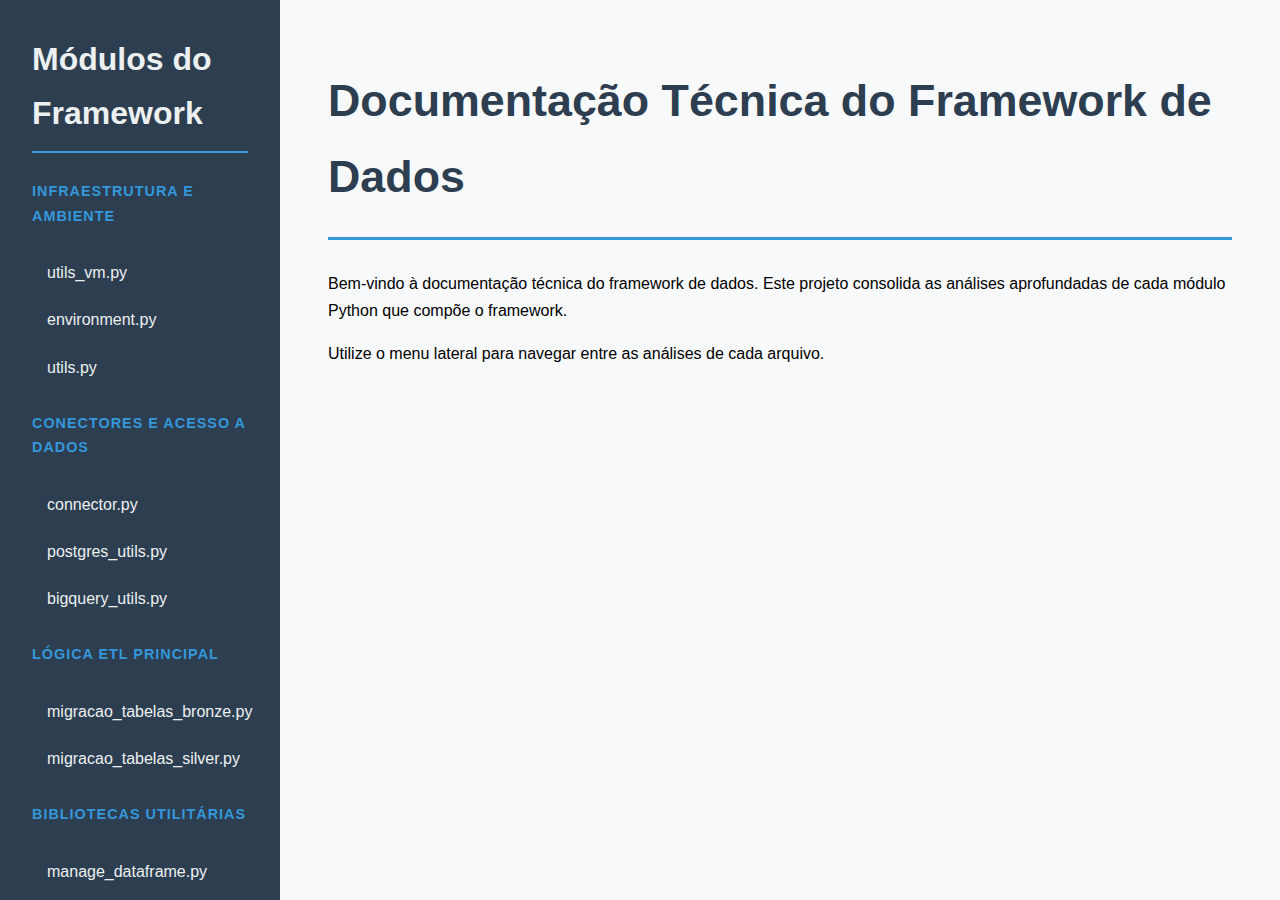
<file: framework.html>
<!DOCTYPE html>
<html lang="pt-BR">
<head>
    <meta charset="UTF-8">
    <meta name="viewport" content="width=device-width, initial-scale=1.0">
    <title>Documentação Técnica - Framework de Dados</title>
    <link rel="stylesheet" href="styles.css">
</head>
<body>

    <nav>
    <h2>Módulos do Framework</h2>

    <h4>Infraestrutura e Ambiente</h4>
    <ul>
            <li><a href="utils_vm.html">utils_vm.py</a></li>
            <li><a href="environment.html">environment.py</a></li>
            <li><a href="utils.html">utils.py</a></li>
    </ul>

    <h4>Conectores e Acesso a Dados</h4>
    <ul>
        <li><a href="connector.html">connector.py</a></li>
        <li><a href="postgres_utils.html">postgres_utils.py</a></li>
        <li><a href="bigquery_utils.html">bigquery_utils.py</a></li>
    </ul>

    <h4>Lógica ETL Principal</h4>
    <ul>
        <li><a href="migracao_bronze.html">migracao_tabelas_bronze.py</a></li>
        <li><a href="migracao_silver.html">migracao_tabelas_silver.py</a></li>
    </ul>

    <h4>Bibliotecas Utilitárias</h4>
    <ul>
        <li><a href="manage_dataframe.html">manage_dataframe.py</a></li>
        <li><a href="transformation.html">transformation.py</a></li>
        <li><a href="validation.html">validation.py</a></li>
    </ul>
</nav>

    <main>
        <article>
            <h1>Documentação Técnica do Framework de Dados</h1>
            <p>Bem-vindo à documentação técnica do framework de dados. Este projeto consolida as análises aprofundadas de cada módulo Python que compõe o framework.</p>
            <p>Utilize o menu lateral para navegar entre as análises de cada arquivo.</p>
        </article>
    </main>

</body>
</html>
</file>
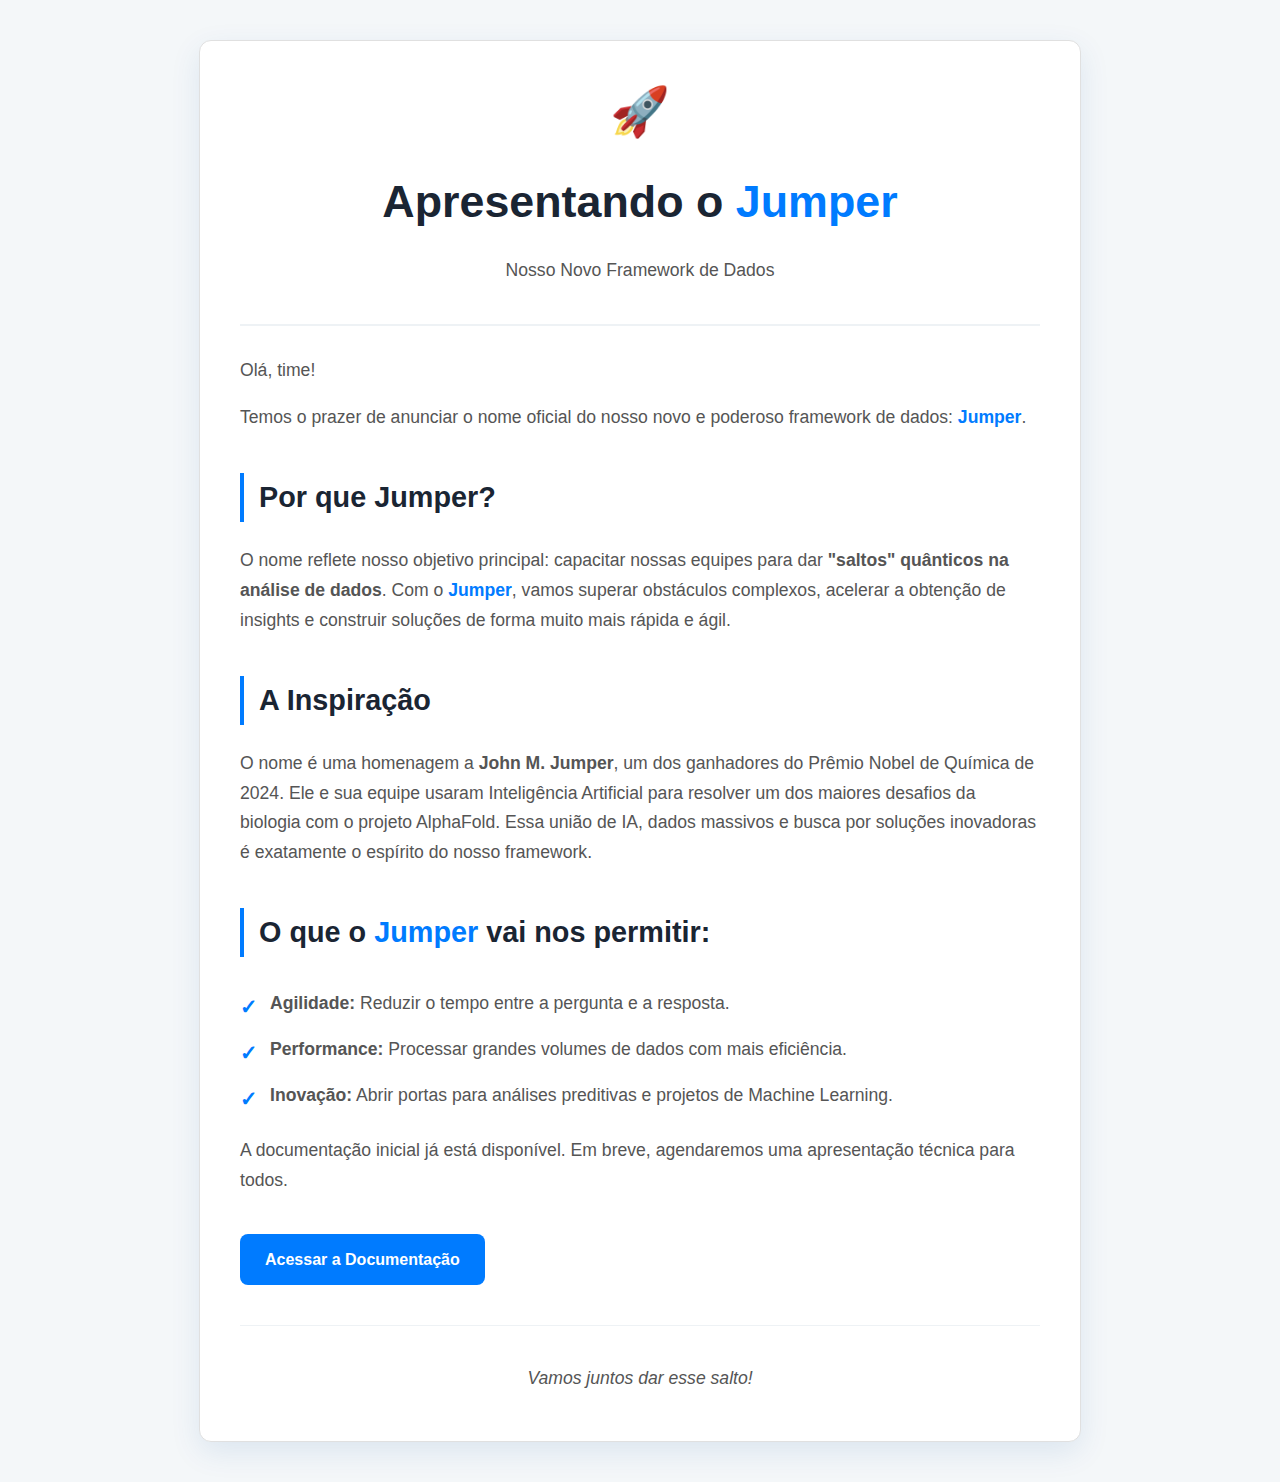
<file: jumper.html>
<!DOCTYPE html>
<html lang="pt-br">
<head>
    <meta charset="UTF-8">
    <meta name="viewport" content="width=device-width, initial-scale=1.0">
    <title>Apresentando o Framework Jumper</title>
    <style>
        /* Estilos gerais da página */
        body {
            font-family: -apple-system, BlinkMacSystemFont, 'Segoe UI', Roboto, Helvetica, Arial, sans-serif;
            margin: 0;
            padding: 0;
            background-color: #f4f7f9;
            color: #333;
            line-height: 1.7;
        }
        /* Container principal */
        .container {
            max-width: 800px;
            margin: 40px auto;
            background-color: #ffffff;
            padding: 30px 40px;
            border-radius: 12px;
            box-shadow: 0 10px 30px rgba(0, 77, 153, 0.1);
            border: 1px solid #e0e0e0;
        }
        /* Cabeçalho */
        .header {
            text-align: center;
            border-bottom: 2px solid #eef2f5;
            padding-bottom: 20px;
            margin-bottom: 30px;
        }
        .header .emoji {
            font-size: 3em;
        }
        .header h1 {
            font-size: 2.8em;
            color: #1a2533;
            margin: 10px 0 0 0;
        }
        /* Destaque do nome do framework */
        .jumper-name {
            color: #007bff; /* Azul vibrante */
            font-weight: 700;
        }
        /* Títulos das seções */
        h2 {
            font-size: 1.8em;
            color: #1a2533;
            border-left: 4px solid #007bff;
            padding-left: 15px;
            margin-top: 40px;
        }
        /* Parágrafos e texto */
        p, li {
            font-size: 1.1em;
            color: #555;
        }
        /* Lista de benefícios */
        ul {
            list-style: none;
            padding-left: 0;
        }
        li {
            padding: 8px 0 8px 30px;
            position: relative;
        }
        /* Ícone customizado para os itens da lista */
        li::before {
            content: '✓';
            color: #007bff;
            font-weight: bold;
            font-size: 1.2em;
            position: absolute;
            left: 0;
            top: 8px;
        }
        /* Link da documentação (botão) */
        .cta-button {
            display: inline-block;
            background-color: #007bff;
            color: #ffffff;
            padding: 12px 25px;
            margin-top: 20px;
            text-decoration: none;
            font-weight: bold;
            border-radius: 8px;
            transition: background-color 0.3s ease, transform 0.2s ease;
        }
        .cta-button:hover {
            background-color: #0056b3;
            transform: translateY(-2px);
        }
        /* Rodapé */
        .footer {
            text-align: center;
            margin-top: 40px;
            padding-top: 20px;
            border-top: 1px solid #eef2f5;
            font-style: italic;
            color: #888;
        }
    </style>
</head>
<body>

    <div class="container">
        <div class="header">
            <div class="emoji">🚀</div>
            <h1>Apresentando o <span class="jumper-name">Jumper</span></h1>
            <p>Nosso Novo Framework de Dados</p>
        </div>

        <p>Olá, time!</p>
        <p>Temos o prazer de anunciar o nome oficial do nosso novo e poderoso framework de dados: <strong><span class="jumper-name">Jumper</span></strong>.</p>

        <section>
            <h2>Por que Jumper?</h2>
            <p>
                O nome reflete nosso objetivo principal: capacitar nossas equipes para dar <strong>"saltos" quânticos na análise de dados</strong>. Com o <span class="jumper-name">Jumper</span>, vamos superar obstáculos complexos, acelerar a obtenção de insights e construir soluções de forma muito mais rápida e ágil.
            </p>
        </section>

        <section>
            <h2>A Inspiração</h2>
            <p>
                O nome é uma homenagem a <strong>John M. Jumper</strong>, um dos ganhadores do Prêmio Nobel de Química de 2024. Ele e sua equipe usaram Inteligência Artificial para resolver um dos maiores desafios da biologia com o projeto AlphaFold. Essa união de IA, dados massivos e busca por soluções inovadoras é exatamente o espírito do nosso framework.
            </p>
        </section>

        <section>
            <h2>O que o <span class="jumper-name">Jumper</span> vai nos permitir:</h2>
            <ul>
                <li><strong>Agilidade:</strong> Reduzir o tempo entre a pergunta e a resposta.</li>
                <li><strong>Performance:</strong> Processar grandes volumes de dados com mais eficiência.</li>
                <li><strong>Inovação:</strong> Abrir portas para análises preditivas e projetos de Machine Learning.</li>
            </ul>
        </section>

        <p>
            A documentação inicial já está disponível. Em breve, agendaremos uma apresentação técnica para todos.
        </p>

        <a href="#" class="cta-button">Acessar a Documentação</a>

        <div class="footer">
            <p>Vamos juntos dar esse salto!</p>
        </div>
    </div>

</body>
</html>
</file>
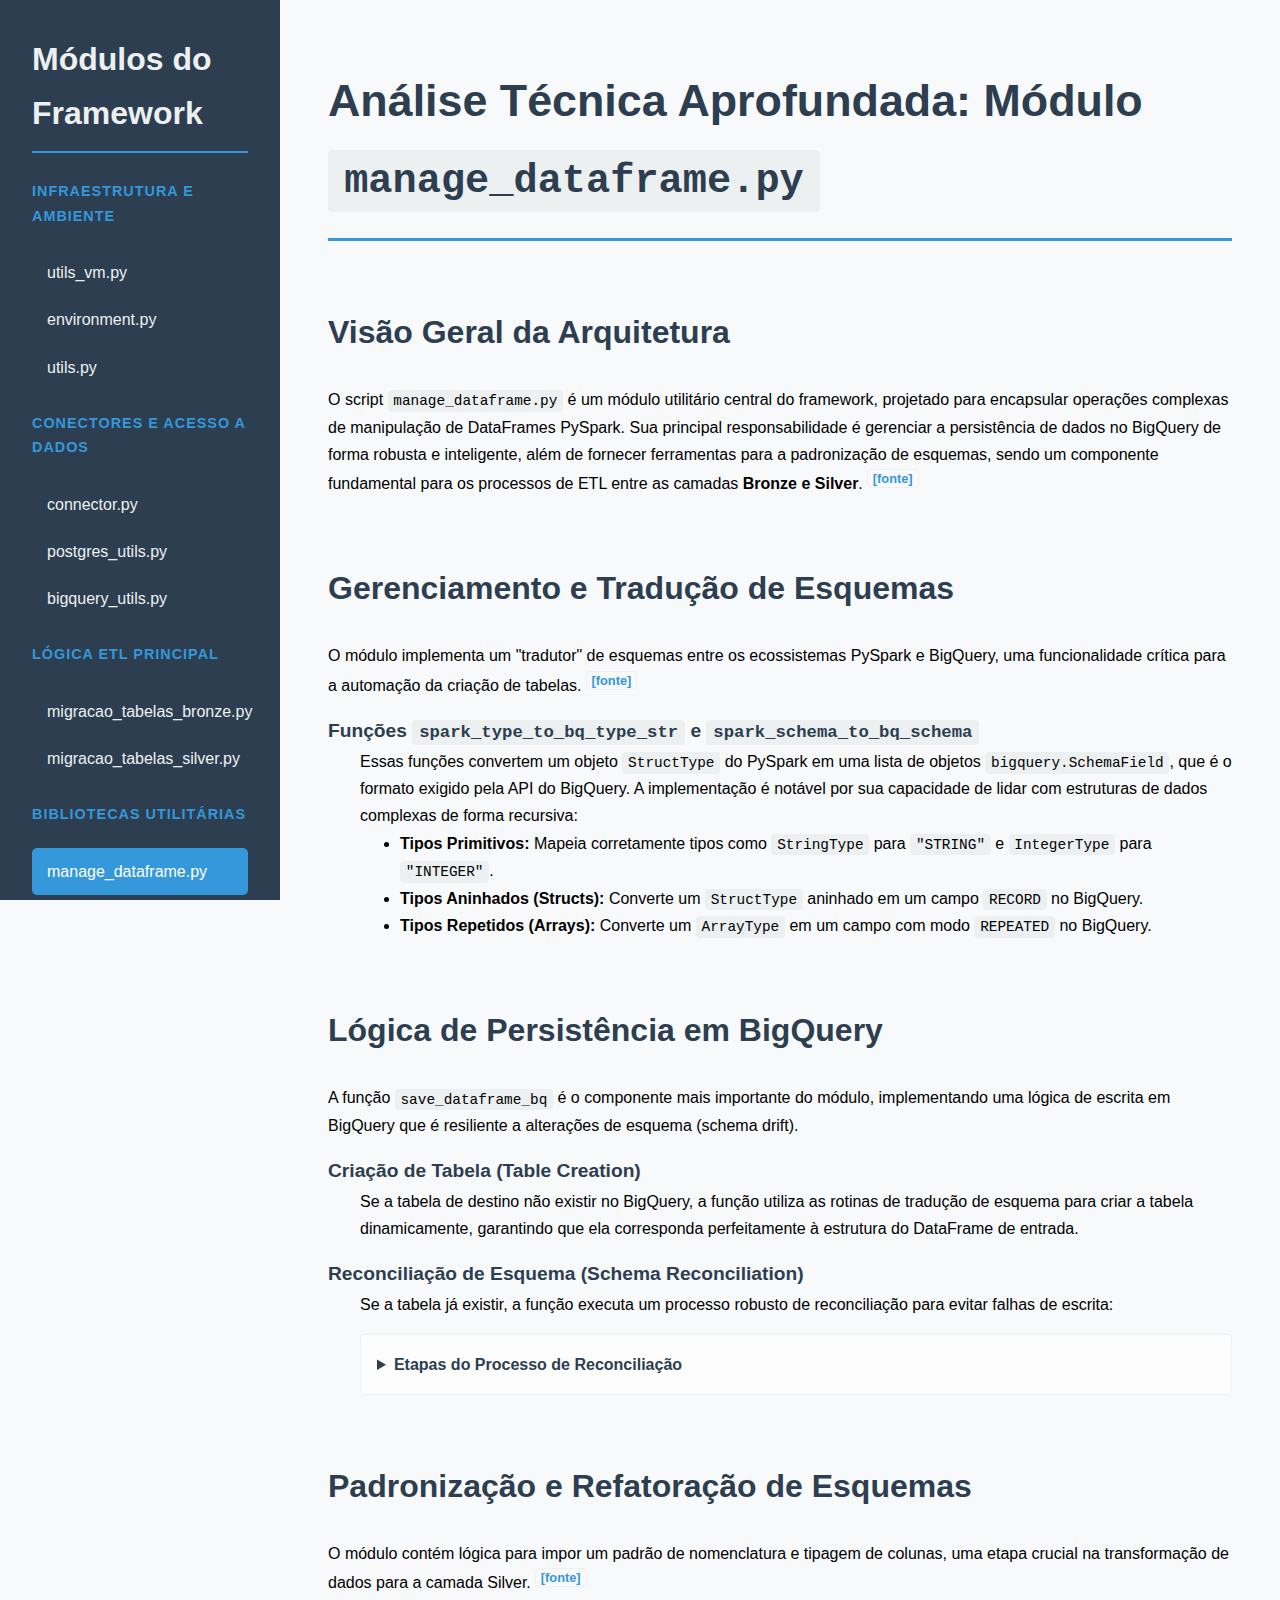
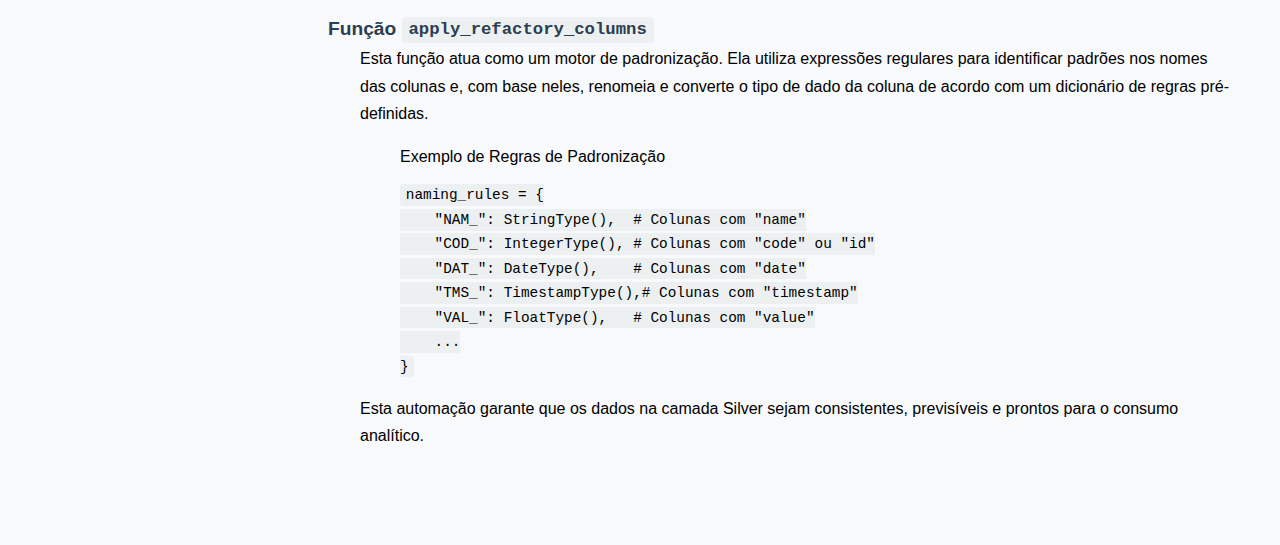
<file: manage_dataframe.html>
<!DOCTYPE html>
<html lang="pt-BR">
<head>
    <meta charset="UTF-8">
    <meta name="viewport" content="width=device-width, initial-scale=1.0">
    <title>Análise: manage_dataframe.py</title>
    <link rel="stylesheet" href="styles.css">
    <style>
        /* Estilo para o link de citação */
        a.citation-link {
            font-size: 0.8em;
            vertical-align: super;
            text-decoration: none;
            color: var(--secondary-color, #3498db);
            font-weight: bold;
            margin-left: 4px;
            border: 1px solid var(--light-gray, #ecf0f1);
            padding: 1px 5px;
            border-radius: 4px;
        }
        a.citation-link:hover {
            text-decoration: none;
            background-color: var(--secondary-color, #3498db);
            color: white;
        }
    </style>
</head>
<body>

    <nav>
        <h2>Módulos do Framework</h2>
        <h4>Infraestrutura e Ambiente</h4>
        <ul>
            <li><a href="utils_vm.html">utils_vm.py</a></li>
            <li><a href="environment.html">environment.py</a></li>
            <li><a href="utils.html">utils.py</a></li>
        </ul>
        <h4>Conectores e Acesso a Dados</h4>
        <ul>
            <li><a href="connector.html">connector.py</a></li>
            <li><a href="postgres_utils.html">postgres_utils.py</a></li>
            <li><a href="bigquery_utils.html">bigquery_utils.py</a></li>
        </ul>
        <h4>Lógica ETL Principal</h4>
        <ul>
            <li><a href="migracao_bronze.html">migracao_tabelas_bronze.py</a></li>
            <li><a href="migracao_silver.html">migracao_tabelas_silver.py</a></li>
        </ul>
        <h4>Bibliotecas Utilitárias</h4>
        <ul>
            <li><a href="manage_dataframe.html" class="active">manage_dataframe.py</a></li>
            <li><a href="transformation.html">transformation.py</a></li>
            <li><a href="validation.html">validation.py</a></li>
        </ul>
    </nav>

    <main>
        <article>
            <header>
                <h1>Análise Técnica Aprofundada: Módulo <code>manage_dataframe.py</code></h1>
            </header>

            <section>
                <h2>Visão Geral da Arquitetura</h2>
                <p>O script <code>manage_dataframe.py</code> é um módulo utilitário central do framework, projetado para encapsular operações complexas de manipulação de DataFrames PySpark. Sua principal responsabilidade é gerenciar a persistência de dados no BigQuery de forma robusta e inteligente, além de fornecer ferramentas para a padronização de esquemas, sendo um componente fundamental para os processos de ETL entre as camadas <strong>Bronze e Silver</strong>.<a href="sources/Framework_Engenharia_de_Dados.pdf#page=1" class="citation-link" target="_blank">[fonte]</a></p>
            </section>
            
            <section>
                <h2>Gerenciamento e Tradução de Esquemas</h2>
                <p>O módulo implementa um "tradutor" de esquemas entre os ecossistemas PySpark e BigQuery, uma funcionalidade crítica para a automação da criação de tabelas.<a href="sources/Fabrica_de_DAGs.pdf#page=1" class="citation-link" target="_blank">[fonte]</a></p>
                <dl>
                    <dt>Funções <code>spark_type_to_bq_type_str</code> e <code>spark_schema_to_bq_schema</code></dt>
                    <dd>
                        Essas funções convertem um objeto <code>StructType</code> do PySpark em uma lista de objetos <code>bigquery.SchemaField</code>, que é o formato exigido pela API do BigQuery. A implementação é notável por sua capacidade de lidar com estruturas de dados complexas de forma recursiva:
                        <ul>
                            <li><strong>Tipos Primitivos:</strong> Mapeia corretamente tipos como <code>StringType</code> para <code>"STRING"</code> e <code>IntegerType</code> para <code>"INTEGER"</code>.</li>
                            <li><strong>Tipos Aninhados (Structs):</strong> Converte um <code>StructType</code> aninhado em um campo <code>RECORD</code> no BigQuery.</li>
                            <li><strong>Tipos Repetidos (Arrays):</strong> Converte um <code>ArrayType</code> em um campo com modo <code>REPEATED</code> no BigQuery.</li>
                        </ul>
                    </dd>
                </dl>
            </section>

            <section>
                <h2>Lógica de Persistência em BigQuery</h2>
                <p>A função <code>save_dataframe_bq</code> é o componente mais importante do módulo, implementando uma lógica de escrita em BigQuery que é resiliente a alterações de esquema (schema drift).</p>
                <dl>
                    <dt>Criação de Tabela (Table Creation)</dt>
                    <dd>Se a tabela de destino não existir no BigQuery, a função utiliza as rotinas de tradução de esquema para criar a tabela dinamicamente, garantindo que ela corresponda perfeitamente à estrutura do DataFrame de entrada.</dd>

                    <dt>Reconciliação de Esquema (Schema Reconciliation)</dt>
                    <dd>
                        Se a tabela já existir, a função executa um processo robusto de reconciliação para evitar falhas de escrita:
                        <details>
                            <summary>Etapas do Processo de Reconciliação</summary>
                            <ol>
                                <li><strong>Adição de Colunas Ausentes:</strong> Colunas que existem no BigQuery mas não no DataFrame de entrada são adicionadas a ele com valor <code>NULL</code>.</li>
                                <li><strong>Conversão de Tipos (Casting):</strong> Colunas que existem em ambos, mas com tipos de dados diferentes, são convertidas (cast) no DataFrame para corresponder ao tipo de dado da coluna no BigQuery.</li>
                                <li><strong>Remoção de Colunas Adicionais:</strong> Colunas que existem no DataFrame mas não no BigQuery são implicitamente removidas, pois a seleção final de colunas é baseada no esquema do BigQuery.</li>
                            </ol>
                        </details>
                    </dd>
                </dl>
            </section>
            
            <section>
                <h2>Padronização e Refatoração de Esquemas</h2>
                <p>O módulo contém lógica para impor um padrão de nomenclatura e tipagem de colunas, uma etapa crucial na transformação de dados para a camada Silver.<a href="sources/Deletes_Fisico_e_Logicos.pdf#page=1" class="citation-link" target="_blank">[fonte]</a></p>
                 <dl>
                    <dt>Função <code>apply_refactory_columns</code></dt>
                    <dd>
                        Esta função atua como um motor de padronização. Ela utiliza expressões regulares para identificar padrões nos nomes das colunas e, com base neles, renomeia e converte o tipo de dado da coluna de acordo com um dicionário de regras pré-definidas.
                        <figure>
                            <figcaption>Exemplo de Regras de Padronização</figcaption>
                            <pre><code>naming_rules = {
    "NAM_": StringType(),  # Colunas com "name"
    "COD_": IntegerType(), # Colunas com "code" ou "id"
    "DAT_": DateType(),    # Colunas com "date"
    "TMS_": TimestampType(),# Colunas com "timestamp"
    "VAL_": FloatType(),   # Colunas com "value"
    ...
}</code></pre>
                        </figure>
                        Esta automação garante que os dados na camada Silver sejam consistentes, previsíveis e prontos para o consumo analítico.
                    </dd>
                </dl>
            </section>
        </article>
    </main>
</body>
</html>
</file>
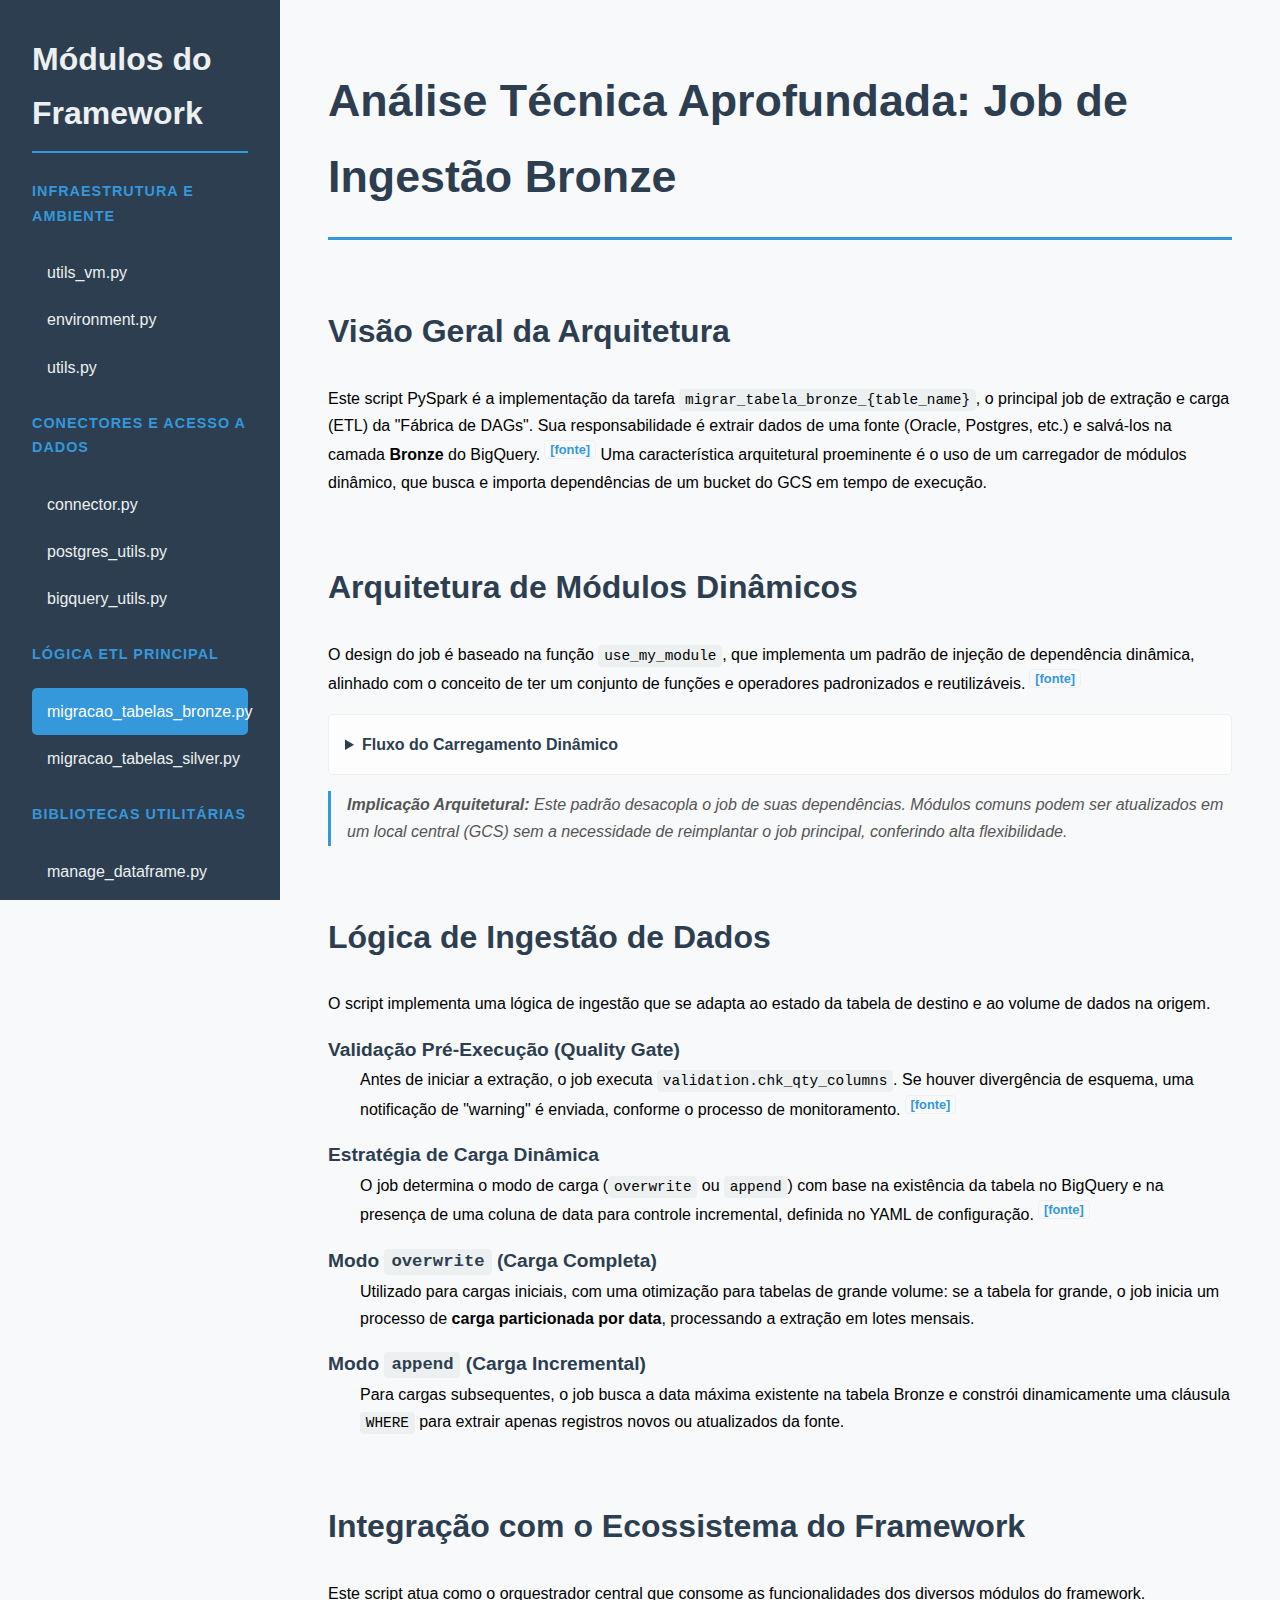
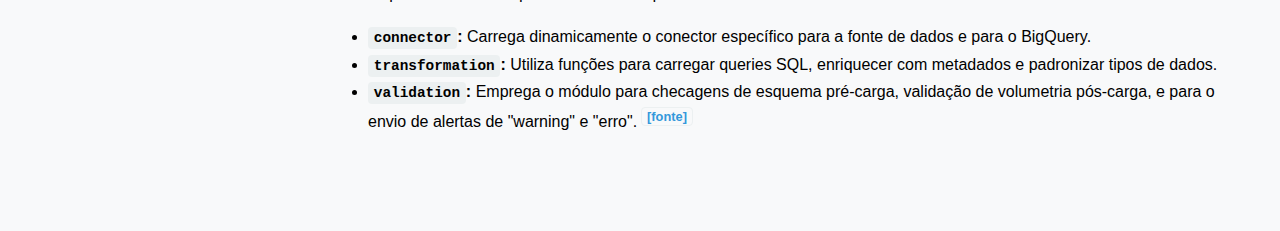
<file: migracao_bronze.html>
<!DOCTYPE html>
<html lang="pt-BR">
<head>
    <meta charset="UTF-8">
    <meta name="viewport" content="width=device-width, initial-scale=1.0">
    <title>Análise: migracao_tabelas_bronze.py</title>
    <link rel="stylesheet" href="styles.css">
    <style>
        /* Estilo para o link de citação */
        a.citation-link {
            font-size: 0.8em;
            vertical-align: super;
            text-decoration: none;
            color: var(--secondary-color, #3498db);
            font-weight: bold;
            margin-left: 4px;
            border: 1px solid var(--light-gray, #ecf0f1);
            padding: 1px 5px;
            border-radius: 4px;
        }
        a.citation-link:hover {
            text-decoration: none;
            background-color: var(--secondary-color, #3498db);
            color: white;
        }
    </style>
</head>
<body>

    <nav>
        <h2>Módulos do Framework</h2>
        <h4>Infraestrutura e Ambiente</h4>
        <ul>
            <li><a href="utils_vm.html">utils_vm.py</a></li>
            <li><a href="environment.html">environment.py</a></li>
            <li><a href="utils.html">utils.py</a></li>
        </ul>
        <h4>Conectores e Acesso a Dados</h4>
        <ul>
            <li><a href="connector.html">connector.py</a></li>
            <li><a href="postgres_utils.html">postgres_utils.py</a></li>
            <li><a href="bigquery_utils.html">bigquery_utils.py</a></li>
        </ul>
        <h4>Lógica ETL Principal</h4>
        <ul>
            <li><a href="migracao_bronze.html" class="active">migracao_tabelas_bronze.py</a></li>
            <li><a href="migracao_silver.html">migracao_tabelas_silver.py</a></li>
        </ul>
        <h4>Bibliotecas Utilitárias</h4>
        <ul>
            <li><a href="manage_dataframe.html">manage_dataframe.py</a></li>
            <li><a href="transformation.html">transformation.py</a></li>
            <li><a href="validation.html">validation.py</a></li>
        </ul>
    </nav>

    <main>
        <article>
            <header>
                <h1>Análise Técnica Aprofundada: Job de Ingestão Bronze</h1>
            </header>

            <section>
                <h2>Visão Geral da Arquitetura</h2>
                <p>Este script PySpark é a implementação da tarefa <code>migrar_tabela_bronze_{table_name}</code>, o principal job de extração e carga (ETL) da "Fábrica de DAGs". Sua responsabilidade é extrair dados de uma fonte (Oracle, Postgres, etc.) e salvá-los na camada <strong>Bronze</strong> do BigQuery.<a href="sources/Fabrica_de_DAGs.pdf#page=2" class="citation-link" target="_blank">[fonte]</a> Uma característica arquitetural proeminente é o uso de um carregador de módulos dinâmico, que busca e importa dependências de um bucket do GCS em tempo de execução.</p>
            </section>
            
            <section>
                <h2>Arquitetura de Módulos Dinâmicos</h2>
                <p>O design do job é baseado na função <code>use_my_module</code>, que implementa um padrão de injeção de dependência dinâmica, alinhado com o conceito de ter um conjunto de funções e operadores padronizados e reutilizáveis.<a href="sources/Fabrica_de_DAGs.pdf#page=2" class="citation-link" target="_blank">[fonte]</a></p>
                <details>
                    <summary>Fluxo do Carregamento Dinâmico</summary>
                    <ol>
                        <li>O código de um módulo compartilhado (ex: <code>validation.py</code>) é baixado de um bucket central no GCS.</li>
                        <li>A biblioteca <code>importlib</code> do Python é usada para importar este arquivo como um módulo.</li>
                        <li>O método desejado é acessado e executado.</li>
                        <li>O arquivo local do módulo é removido após o uso.</li>
                    </ol>
                </details>
                <p class="note" style="font-style: italic; color: #555; border-left: 3px solid var(--secondary-color); padding-left: 1em; margin-top: 1em;"><strong>Implicação Arquitetural:</strong> Este padrão desacopla o job de suas dependências. Módulos comuns podem ser atualizados em um local central (GCS) sem a necessidade de reimplantar o job principal, conferindo alta flexibilidade.</p>
            </section>

            <section>
                <h2>Lógica de Ingestão de Dados</h2>
                <p>O script implementa uma lógica de ingestão que se adapta ao estado da tabela de destino e ao volume de dados na origem.</p>
                <dl>
                    <dt>Validação Pré-Execução (Quality Gate)</dt>
                    <dd>Antes de iniciar a extração, o job executa <code>validation.chk_qty_columns</code>. Se houver divergência de esquema, uma notificação de "warning" é enviada, conforme o processo de monitoramento.<a href="sources/Monitoracao_DAGs.pdf#page=1" class="citation-link" target="_blank">[fonte]</a></dd>

                    <dt>Estratégia de Carga Dinâmica</dt>
                    <dd>O job determina o modo de carga (<code>overwrite</code> ou <code>append</code>) com base na existência da tabela no BigQuery e na presença de uma coluna de data para controle incremental, definida no YAML de configuração.<a href="sources/Fabrica_de_DAGs.pdf#page=4" class="citation-link" target="_blank">[fonte]</a></dd>
                    
                    <dt>Modo <code>overwrite</code> (Carga Completa)</dt>
                    <dd>
                        Utilizado para cargas iniciais, com uma otimização para tabelas de grande volume: se a tabela for grande, o job inicia um processo de <strong>carga particionada por data</strong>, processando a extração em lotes mensais.
                    </dd>
                    
                    <dt>Modo <code>append</code> (Carga Incremental)</dt>
                    <dd>Para cargas subsequentes, o job busca a data máxima existente na tabela Bronze e constrói dinamicamente uma cláusula <code>WHERE</code> para extrair apenas registros novos ou atualizados da fonte.</dd>
                </dl>
            </section>
            
            <section>
                <h2>Integração com o Ecossistema do Framework</h2>
                <p>Este script atua como o orquestrador central que consome as funcionalidades dos diversos módulos do framework.</p>
                 <ul>
                    <li><strong><code>connector</code>:</strong> Carrega dinamicamente o conector específico para a fonte de dados e para o BigQuery.</li>
                    <li><strong><code>transformation</code>:</strong> Utiliza funções para carregar queries SQL, enriquecer com metadados e padronizar tipos de dados.</li>
                    <li><strong><code>validation</code>:</strong> Emprega o módulo para checagens de esquema pré-carga, validação de volumetria pós-carga, e para o envio de alertas de "warning" e "erro".<a href="sources/Monitoracao_DAGs.pdf#page=1" class="citation-link" target="_blank">[fonte]</a></li>
                </ul>
            </section>

        </article>
    </main>
</body>
</html>
</file>
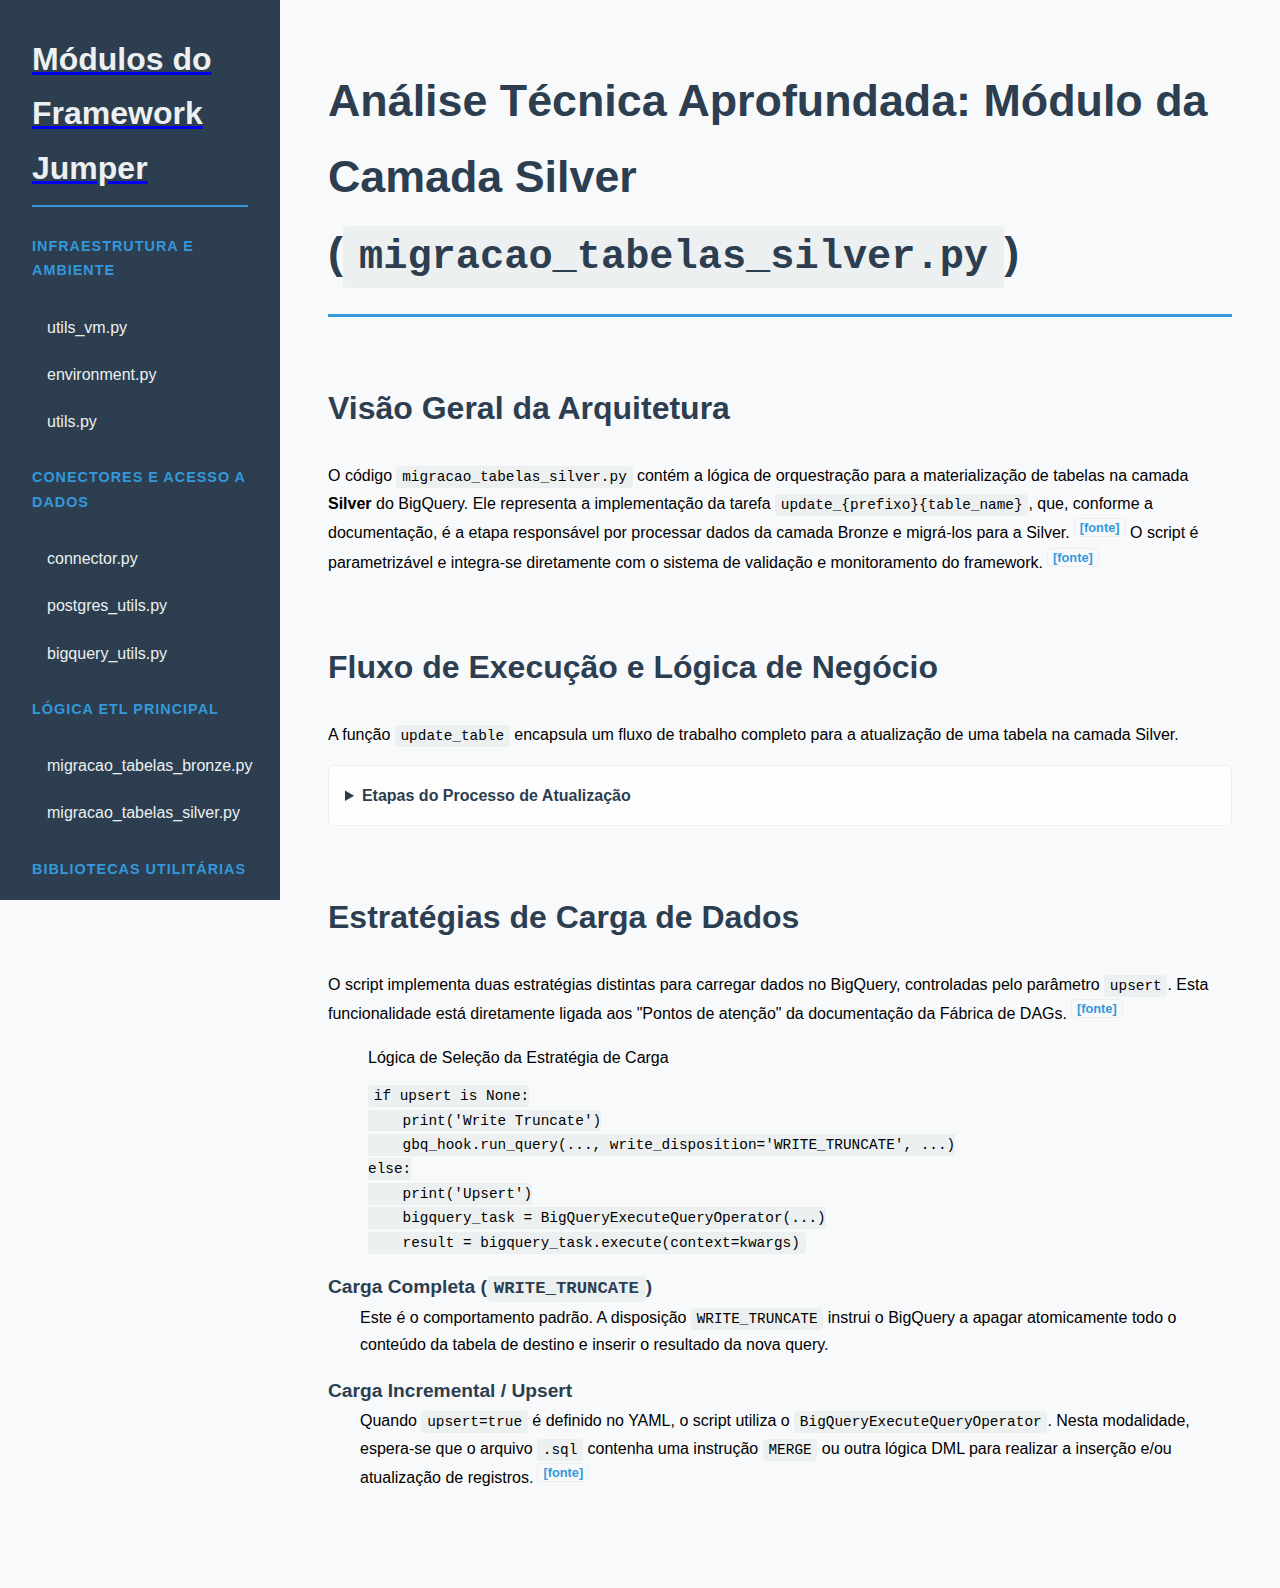
<file: migracao_silver.html>
<!DOCTYPE html>
<html lang="pt-BR">
<head>
    <meta charset="UTF-8">
    <meta name="viewport" content="width=device-width, initial-scale=1.0">
    <title>Análise: migracao_tabelas_silver.py</title>
    <link rel="stylesheet" href="styles.css">
    <style>
        /* Estilo para o link de citação */
        a.citation-link {
            font-size: 0.8em;
            vertical-align: super;
            text-decoration: none;
            color: var(--secondary-color, #3498db);
            font-weight: bold;
            margin-left: 4px;
            border: 1px solid var(--light-gray, #ecf0f1);
            padding: 1px 5px;
            border-radius: 4px;
        }
        a.citation-link:hover {
            text-decoration: none;
            background-color: var(--secondary-color, #3498db);
            color: white;
        }
    </style>
</head>
<body>

    <nav>
        <a href="index.html" class="nav-header-link"><h2>Módulos do Framework Jumper</h2></a>
        
        <h4>Infraestrutura e Ambiente</h4>
        <ul>
            <li><a href="utils_vm.html">utils_vm.py</a></li>
            <li><a href="environment.html">environment.py</a></li>
            <li><a href="utils.html">utils.py</a></li>
        </ul>
        <h4>Conectores e Acesso a Dados</h4>
        <ul>
            <li><a href="connector.html">connector.py</a></li>
            <li><a href="postgres_utils.html">postgres_utils.py</a></li>
            <li><a href="bigquery_utils.html">bigquery_utils.py</a></li>
        </ul>
        <h4>Lógica ETL Principal</h4>
        <ul>
            <li><a href="migracao_bronze.html">migracao_tabelas_bronze.py</a></li>
            <li><a href="migracao_silver.html">migracao_tabelas_silver.py</a></li>
        </ul>
        <h4>Bibliotecas Utilitárias</h4>
        <ul>
            <li><a href="manage_dataframe.html">manage_dataframe.py</a></li>
            <li><a href="transformation.html">transformation.py</a></li>
            <li><a href="validation.html">validation.py</a></li>
        </ul>
    </nav>

    <main>
        <article>
            <header>
                <h1>Análise Técnica Aprofundada: Módulo da Camada Silver (<code>migracao_tabelas_silver.py</code>)</h1>
            </header>

            <section>
                <h2>Visão Geral da Arquitetura</h2>
                <p>O código <code>migracao_tabelas_silver.py</code> contém a lógica de orquestração para a materialização de tabelas na camada <strong>Silver</strong> do BigQuery. Ele representa a implementação da tarefa <code>update_{prefixo}{table_name}</code>, que, conforme a documentação, é a etapa responsável por processar dados da camada Bronze e migrá-los para a Silver.<a href="sources/Fabrica_de_DAGs.pdf#page=2" class="citation-link" target="_blank">[fonte]</a> O script é parametrizável e integra-se diretamente com o sistema de validação e monitoramento do framework.<a href="sources/Monitoracao_DAGs.pdf#page=1" class="citation-link" target="_blank">[fonte]</a></p>
            </section>

            <section>
                <h2>Fluxo de Execução e Lógica de Negócio</h2>
                <p>A função <code>update_table</code> encapsula um fluxo de trabalho completo para a atualização de uma tabela na camada Silver.</p>
                <details>
                    <summary>Etapas do Processo de Atualização</summary>
                    <ol>
                        <li><strong>Leitura da Lógica SQL:</strong> A lógica de transformação de negócio é carregada de um arquivo <code>.sql</code> externo.</li>
                        <li><strong>Validação Pré-Execução (Quality Gate):</strong> O script invoca <code>validation.dat_updated_created</code> para uma checagem de qualidade. Se um problema é detectado, uma notificação de <strong>"warning"</strong> é enviada.<a href="sources/Monitoracao_DAGs.pdf#page=1" class="citation-link" target="_blank">[fonte]</a></li>
                        <li><strong>Seleção da Estratégia de Carga:</strong> Com base no parâmetro <code>upsert</code>, escolhe entre uma carga completa ou incremental.</li>
                        <li><strong>Execução em BigQuery:</strong> A query SQL é executada contra o BigQuery.</li>
                        <li><strong>Tratamento de Exceções:</strong> Um bloco <code>try...except</code> captura falhas na execução. Em caso de falha, uma notificação de <strong>"erro"</strong> é enviada.<a href="sources/Monitoracao_DAGs.pdf#page=1" class="citation-link" target="_blank">[fonte]</a></li>
                    </ol>
                </details>
            </section>

            <section>
                <h2>Estratégias de Carga de Dados</h2>
                <p>O script implementa duas estratégias distintas para carregar dados no BigQuery, controladas pelo parâmetro <code>upsert</code>. Esta funcionalidade está diretamente ligada aos "Pontos de atenção" da documentação da Fábrica de DAGs.<a href="sources/Fabrica_de_DAGs.pdf#page=3" class="citation-link" target="_blank">[fonte]</a></p>

                <figure>
                    <figcaption>Lógica de Seleção da Estratégia de Carga</figcaption>
                    <pre><code>if upsert is None:
    print('Write Truncate')
    gbq_hook.run_query(..., write_disposition='WRITE_TRUNCATE', ...)
else:
    print('Upsert')
    bigquery_task = BigQueryExecuteQueryOperator(...)
    result = bigquery_task.execute(context=kwargs)</code></pre>
                </figure>
                
                <dl>
                    <dt>Carga Completa (<code>WRITE_TRUNCATE</code>)</dt>
                    <dd>
                        Este é o comportamento padrão. A disposição <code>WRITE_TRUNCATE</code> instrui o BigQuery a apagar atomicamente todo o conteúdo da tabela de destino e inserir o resultado da nova query.
                    </dd>

                    <dt>Carga Incremental / Upsert</dt>
                    <dd>
                        Quando <code>upsert=true</code> é definido no YAML, o script utiliza o <code>BigQueryExecuteQueryOperator</code>. Nesta modalidade, espera-se que o arquivo <code>.sql</code> contenha uma instrução <code>MERGE</code> ou outra lógica DML para realizar a inserção e/ou atualização de registros.<a href="sources/Fabrica_de_DAGs.pdf#page=3" class="citation-link" target="_blank">[fonte]</a>
                    </dd>
                </dl>
            </section>

        </article>
    </main>

</body>
</html>
</file>
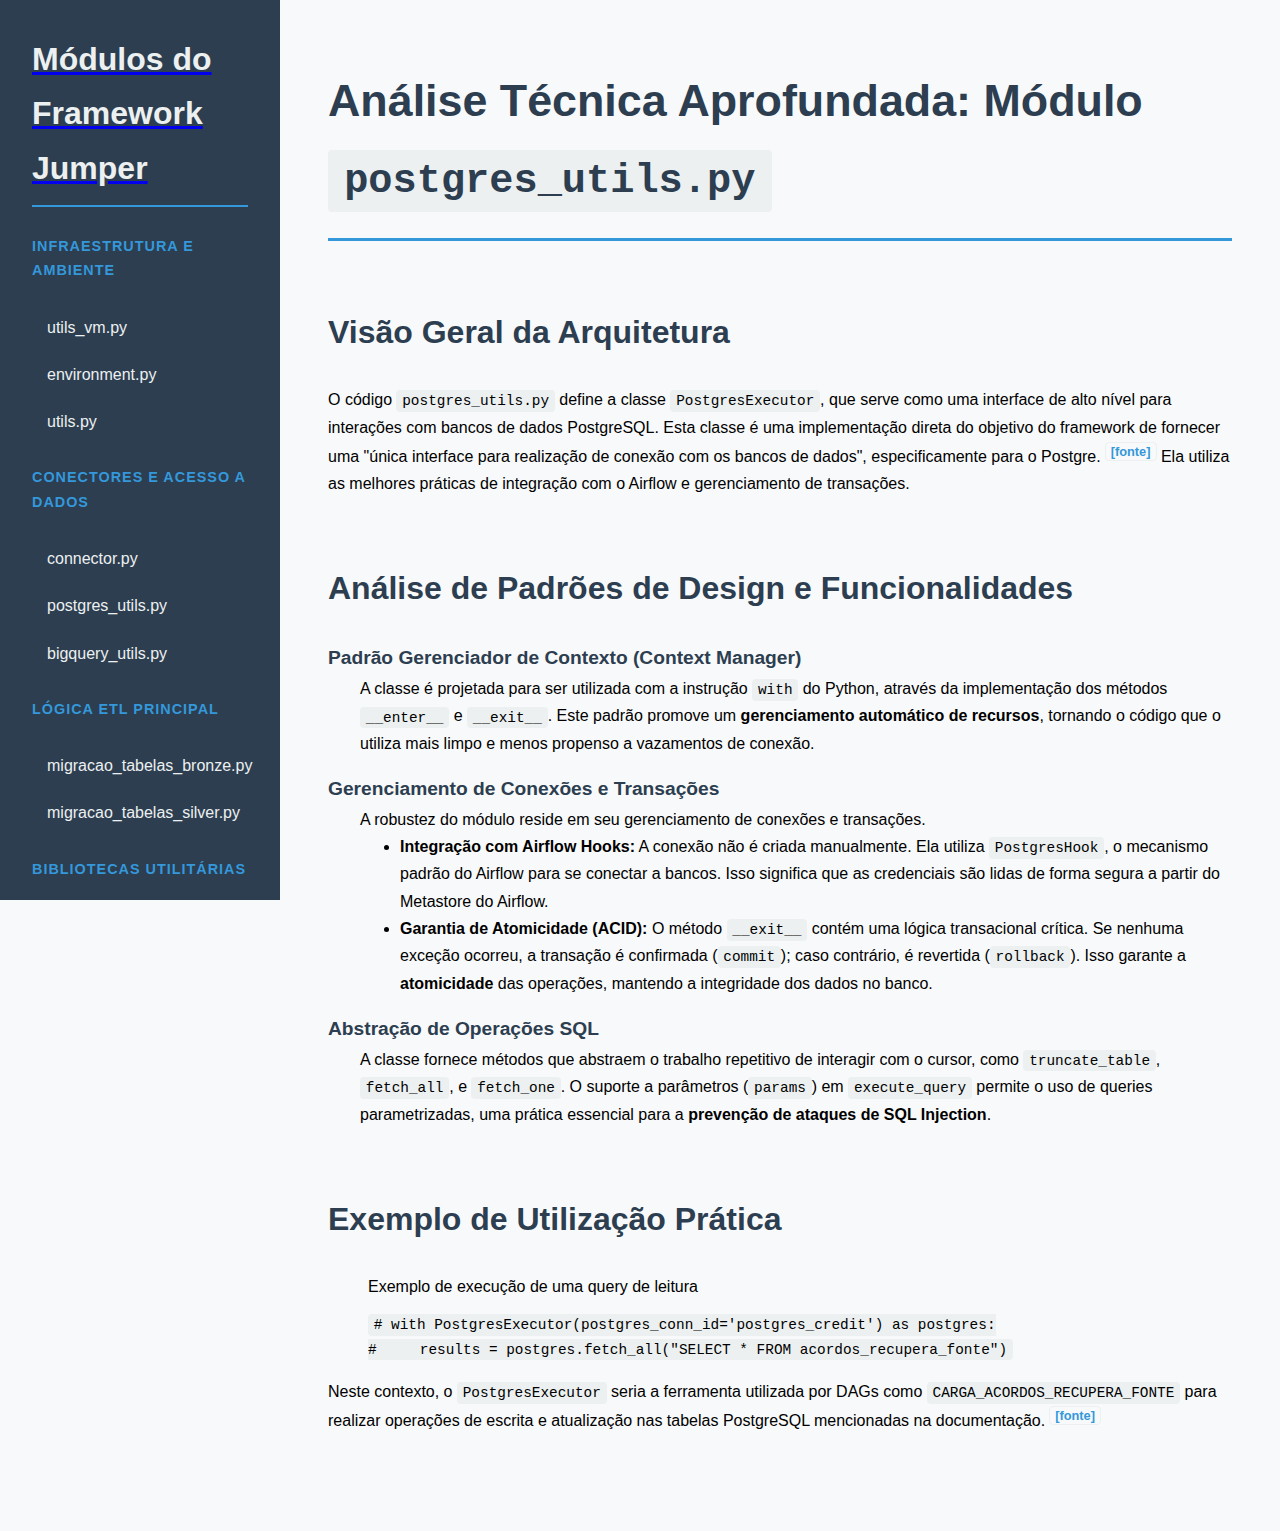
<file: postgres_utils.html>
<!DOCTYPE html>
<html lang="pt-BR">
<head>
    <meta charset="UTF-8">
    <meta name="viewport" content="width=device-width, initial-scale=1.0">
    <title>Análise: postgres_utils.py</title>
    <link rel="stylesheet" href="styles.css">
    <style>
        /* Estilo para o link de citação */
        a.citation-link {
            font-size: 0.8em;
            vertical-align: super;
            text-decoration: none;
            color: var(--secondary-color, #3498db);
            font-weight: bold;
            margin-left: 4px;
            border: 1px solid var(--light-gray, #ecf0f1);
            padding: 1px 5px;
            border-radius: 4px;
        }
        a.citation-link:hover {
            text-decoration: none;
            background-color: var(--secondary-color, #3498db);
            color: white;
        }
    </style>
</head>
<body>

    <nav>
        <a href="index.html" class="nav-header-link"><h2>Módulos do Framework Jumper</h2></a>
        
        <h4>Infraestrutura e Ambiente</h4>
        <ul>
            <li><a href="utils_vm.html">utils_vm.py</a></li>
            <li><a href="environment.html">environment.py</a></li>
            <li><a href="utils.html">utils.py</a></li>
        </ul>
        <h4>Conectores e Acesso a Dados</h4>
        <ul>
            <li><a href="connector.html">connector.py</a></li>
            <li><a href="postgres_utils.html">postgres_utils.py</a></li>
            <li><a href="bigquery_utils.html">bigquery_utils.py</a></li>
        </ul>
        <h4>Lógica ETL Principal</h4>
        <ul>
            <li><a href="migracao_bronze.html">migracao_tabelas_bronze.py</a></li>
            <li><a href="migracao_silver.html">migracao_tabelas_silver.py</a></li>
        </ul>
        <h4>Bibliotecas Utilitárias</h4>
        <ul>
            <li><a href="manage_dataframe.html">manage_dataframe.py</a></li>
            <li><a href="transformation.html">transformation.py</a></li>
            <li><a href="validation.html">validation.py</a></li>
        </ul>
    </nav>

    <main>
        <article>
            <header>
                <h1>Análise Técnica Aprofundada: Módulo <code>postgres_utils.py</code></h1>
            </header>

            <section>
                <h2>Visão Geral da Arquitetura</h2>
                <p>O código <code>postgres_utils.py</code> define a classe <code>PostgresExecutor</code>, que serve como uma interface de alto nível para interações com bancos de dados PostgreSQL. Esta classe é uma implementação direta do objetivo do framework de fornecer uma "única interface para realização de conexão com os bancos de dados", especificamente para o Postgre.<a href="sources/Framework_Engenharia_de_Dados.pdf#page=1" class="citation-link" target="_blank">[fonte]</a> Ela utiliza as melhores práticas de integração com o Airflow e gerenciamento de transações.</p>
            </section>

            <section>
                <h2>Análise de Padrões de Design e Funcionalidades</h2>

                <dl>
                    <dt>Padrão Gerenciador de Contexto (Context Manager)</dt>
                    <dd>
                        A classe é projetada para ser utilizada com a instrução <code>with</code> do Python, através da implementação dos métodos <code>__enter__</code> e <code>__exit__</code>. Este padrão promove um <strong>gerenciamento automático de recursos</strong>, tornando o código que o utiliza mais limpo e menos propenso a vazamentos de conexão.
                    </dd>

                    <dt>Gerenciamento de Conexões e Transações</dt>
                    <dd>
                        A robustez do módulo reside em seu gerenciamento de conexões e transações.
                        <ul>
                            <li><strong>Integração com Airflow Hooks:</strong> A conexão não é criada manualmente. Ela utiliza <code>PostgresHook</code>, o mecanismo padrão do Airflow para se conectar a bancos. Isso significa que as credenciais são lidas de forma segura a partir do Metastore do Airflow.</li>
                            <li><strong>Garantia de Atomicidade (ACID):</strong> O método <code>__exit__</code> contém uma lógica transacional crítica. Se nenhuma exceção ocorreu, a transação é confirmada (<code>commit</code>); caso contrário, é revertida (<code>rollback</code>). Isso garante a <strong>atomicidade</strong> das operações, mantendo a integridade dos dados no banco.</li>
                        </ul>
                    </dd>
                    
                    <dt>Abstração de Operações SQL</dt>
                    <dd>
                        A classe fornece métodos que abstraem o trabalho repetitivo de interagir com o cursor, como <code>truncate_table</code>, <code>fetch_all</code>, e <code>fetch_one</code>. O suporte a parâmetros (<code>params</code>) em <code>execute_query</code> permite o uso de queries parametrizadas, uma prática essencial para a <strong>prevenção de ataques de SQL Injection</strong>.
                    </dd>
                </dl>
            </section>
            
            <section>
                <h2>Exemplo de Utilização Prática</h2>
                <figure>
                    <figcaption>Exemplo de execução de uma query de leitura</figcaption>
                    <pre><code># with PostgresExecutor(postgres_conn_id='postgres_credit') as postgres:
#     results = postgres.fetch_all("SELECT * FROM acordos_recupera_fonte")</code></pre>
                </figure>
                <p>Neste contexto, o <code>PostgresExecutor</code> seria a ferramenta utilizada por DAGs como <code>CARGA_ACORDOS_RECUPERA_FONTE</code> para realizar operações de escrita e atualização nas tabelas PostgreSQL mencionadas na documentação.<a href="sources/CARGA_ACORDOS_RECUPERA_FONTE.pdf#page=1" class="citation-link" target="_blank">[fonte]</a></p>
            </section>

        </article>
    </main>
</body>
</html>
</file>
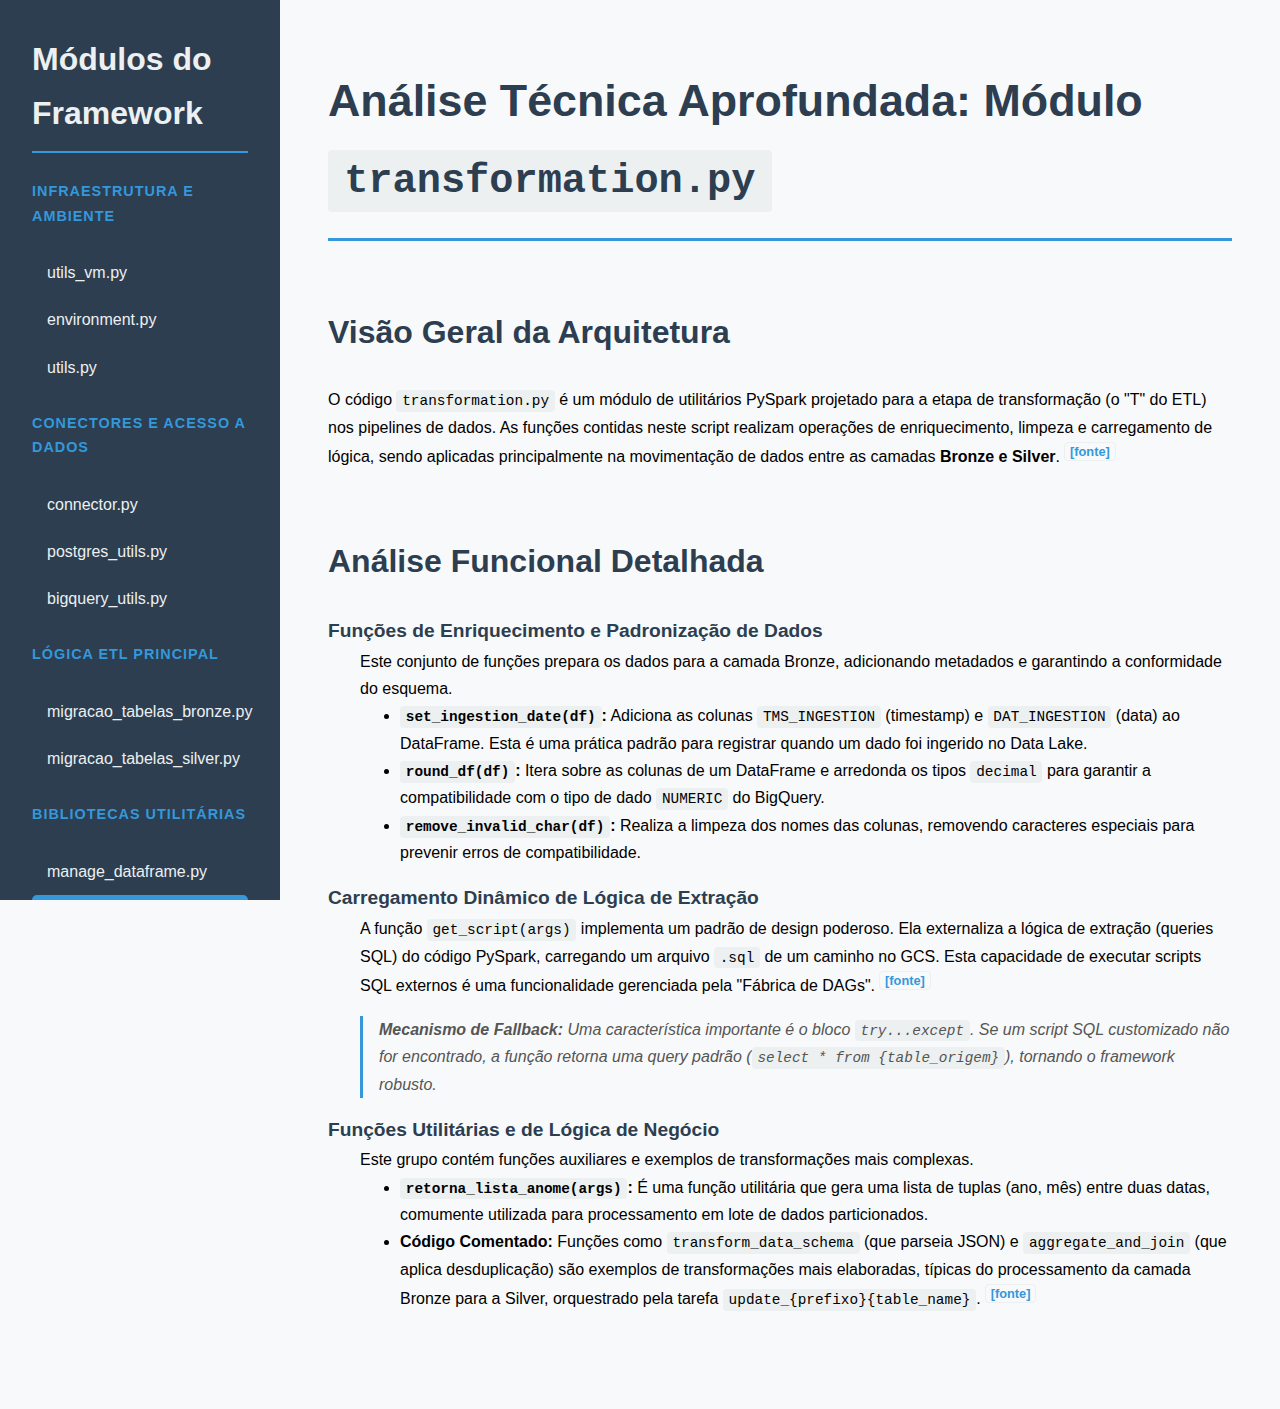
<file: transformation.html>
<!DOCTYPE html>
<html lang="pt-BR">
<head>
    <meta charset="UTF-8">
    <meta name="viewport" content="width=device-width, initial-scale=1.0">
    <title>Análise: transformation.py</title>
    <link rel="stylesheet" href="styles.css">
    <style>
        /* Estilo para o link de citação */
        a.citation-link {
            font-size: 0.8em;
            vertical-align: super;
            text-decoration: none;
            color: var(--secondary-color, #3498db);
            font-weight: bold;
            margin-left: 4px;
            border: 1px solid var(--light-gray, #ecf0f1);
            padding: 1px 5px;
            border-radius: 4px;
        }
        a.citation-link:hover {
            text-decoration: none;
            background-color: var(--secondary-color, #3498db);
            color: white;
        }
    </style>
</head>
<body>

    <nav>
        <h2>Módulos do Framework</h2>
        <h4>Infraestrutura e Ambiente</h4>
        <ul>
            <li><a href="utils_vm.html">utils_vm.py</a></li>
            <li><a href="environment.html">environment.py</a></li>
            <li><a href="utils.html">utils.py</a></li>
        </ul>
        <h4>Conectores e Acesso a Dados</h4>
        <ul>
            <li><a href="connector.html">connector.py</a></li>
            <li><a href="postgres_utils.html">postgres_utils.py</a></li>
            <li><a href="bigquery_utils.html">bigquery_utils.py</a></li>
        </ul>
        <h4>Lógica ETL Principal</h4>
        <ul>
            <li><a href="migracao_bronze.html">migracao_tabelas_bronze.py</a></li>
            <li><a href="migracao_silver.html">migracao_tabelas_silver.py</a></li>
        </ul>
        <h4>Bibliotecas Utilitárias</h4>
        <ul>
            <li><a href="manage_dataframe.html">manage_dataframe.py</a></li>
            <li><a href="transformation.html" class="active">transformation.py</a></li>
            <li><a href="validation.html">validation.py</a></li>
        </ul>
    </nav>

    <main>
        <article>
            <header>
                <h1>Análise Técnica Aprofundada: Módulo <code>transformation.py</code></h1>
            </header>

            <section>
                <h2>Visão Geral da Arquitetura</h2>
                <p>O código <code>transformation.py</code> é um módulo de utilitários PySpark projetado para a etapa de transformação (o "T" do ETL) nos pipelines de dados. As funções contidas neste script realizam operações de enriquecimento, limpeza e carregamento de lógica, sendo aplicadas principalmente na movimentação de dados entre as camadas <strong>Bronze e Silver</strong>.<a href="sources/Framework_Engenharia_de_Dados.pdf#page=1" class="citation-link" target="_blank">[fonte]</a></p>
            </section>

            <section>
                <h2>Análise Funcional Detalhada</h2>

                <dl>
                    <dt>Funções de Enriquecimento e Padronização de Dados</dt>
                    <dd>
                        Este conjunto de funções prepara os dados para a camada Bronze, adicionando metadados e garantindo a conformidade do esquema.
                        <ul>
                            <li><strong><code>set_ingestion_date(df)</code>:</strong> Adiciona as colunas <code>TMS_INGESTION</code> (timestamp) e <code>DAT_INGESTION</code> (data) ao DataFrame. Esta é uma prática padrão para registrar quando um dado foi ingerido no Data Lake.</li>
                            <li><strong><code>round_df(df)</code>:</strong> Itera sobre as colunas de um DataFrame e arredonda os tipos <code>decimal</code> para garantir a compatibilidade com o tipo de dado <code>NUMERIC</code> do BigQuery.</li>
                            <li><strong><code>remove_invalid_char(df)</code>:</strong> Realiza a limpeza dos nomes das colunas, removendo caracteres especiais para prevenir erros de compatibilidade.</li>
                        </ul>
                    </dd>

                    <dt>Carregamento Dinâmico de Lógica de Extração</dt>
                    <dd>
                        A função <code>get_script(args)</code> implementa um padrão de design poderoso. Ela externaliza a lógica de extração (queries SQL) do código PySpark, carregando um arquivo <code>.sql</code> de um caminho no GCS. Esta capacidade de executar scripts SQL externos é uma funcionalidade gerenciada pela "Fábrica de DAGs".<a href="sources/Fabrica_de_DAGs.pdf#page=2" class="citation-link" target="_blank">[fonte]</a>
                        <p class="note" style="font-style: italic; color: #555; border-left: 3px solid var(--secondary-color); padding-left: 1em; margin-top: 1em;"><strong>Mecanismo de Fallback:</strong> Uma característica importante é o bloco <code>try...except</code>. Se um script SQL customizado não for encontrado, a função retorna uma query padrão (<code>select * from {table_origem}</code>), tornando o framework robusto.
                        </p>
                    </dd>

                    <dt>Funções Utilitárias e de Lógica de Negócio</dt>
                    <dd>
                        Este grupo contém funções auxiliares e exemplos de transformações mais complexas.
                        <ul>
                            <li><strong><code>retorna_lista_anome(args)</code>:</strong> É uma função utilitária que gera uma lista de tuplas (ano, mês) entre duas datas, comumente utilizada para processamento em lote de dados particionados.</li>
                            <li><strong>Código Comentado:</strong> Funções como <code>transform_data_schema</code> (que parseia JSON) e <code>aggregate_and_join</code> (que aplica desduplicação) são exemplos de transformações mais elaboradas, típicas do processamento da camada Bronze para a Silver, orquestrado pela tarefa <code>update_{prefixo}{table_name}</code>.<a href="sources/Fabrica_de_DAGs.pdf#page=2" class="citation-link" target="_blank">[fonte]</a></li>
                        </ul>
                    </dd>
                </dl>
            </section>

        </article>
    </main>

</body>
</html>
</file>
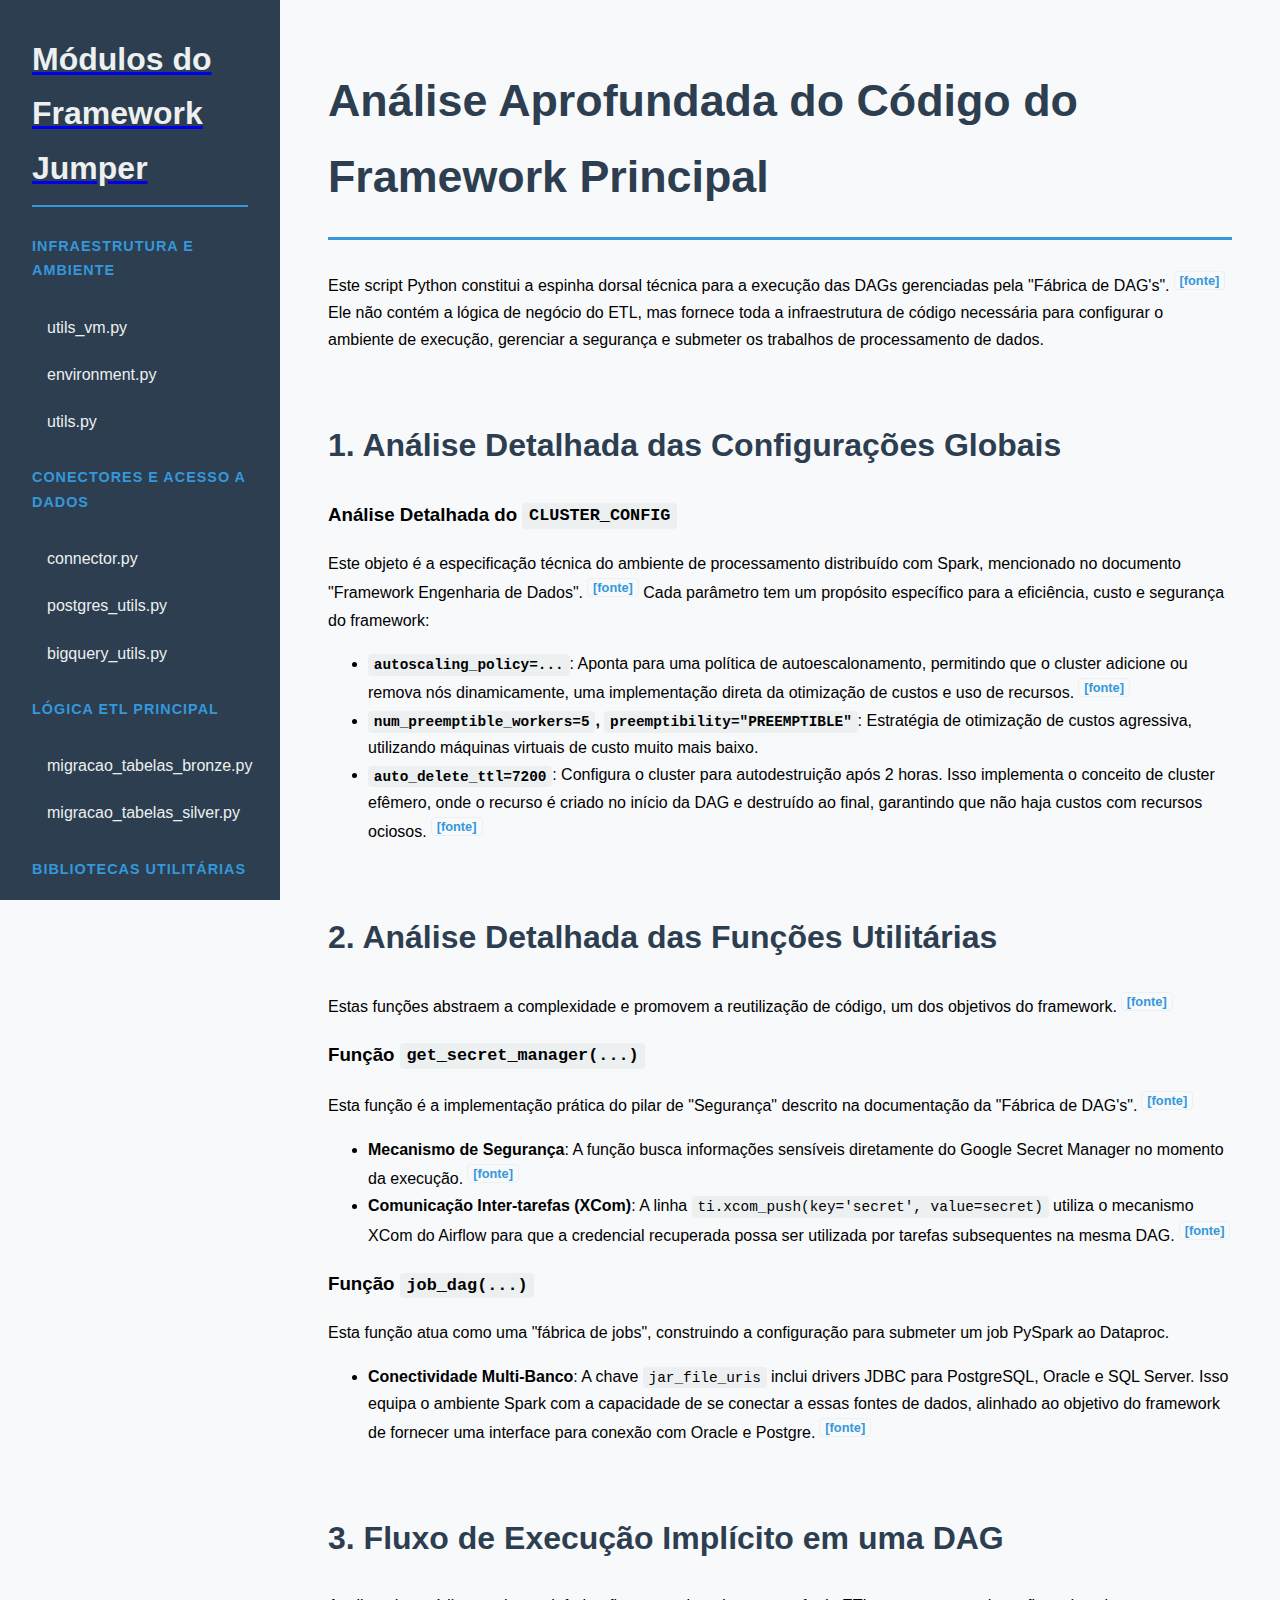
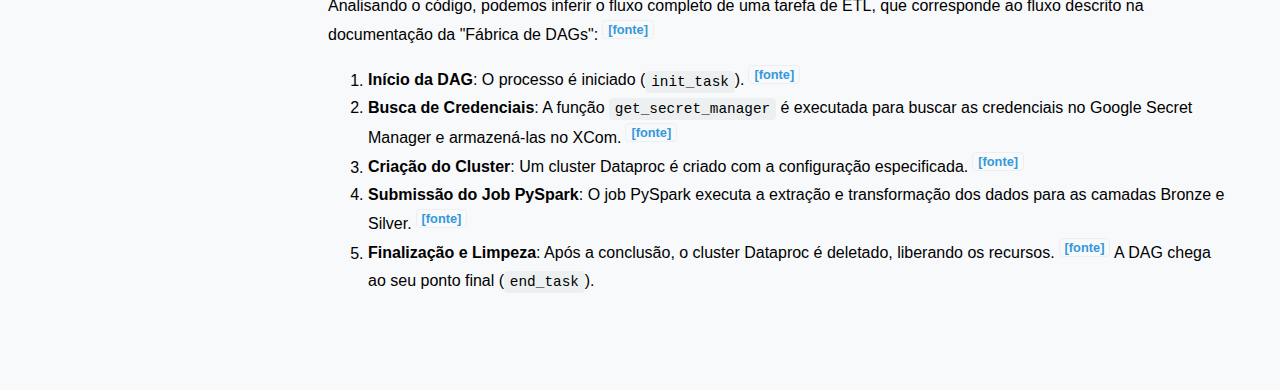
<file: utils.html>
<!DOCTYPE html>
<html lang="pt-BR">
<head>
    <meta charset="UTF-8">
    <meta name="viewport" content="width=device-width, initial-scale=1.0">
    <title>Análise: Código do Framework Principal</title>
    <link rel="stylesheet" href="styles.css">
    <style>
        /* Estilo para o link de citação */
        a.citation-link {
            font-size: 0.8em;
            vertical-align: super;
            text-decoration: none;
            color: var(--secondary-color, #3498db);
            font-weight: bold;
            margin-left: 4px;
            border: 1px solid var(--light-gray, #ecf0f1);
            padding: 1px 5px;
            border-radius: 4px;
        }
        a.citation-link:hover {
            text-decoration: none;
            background-color: var(--secondary-color, #3498db);
            color: white;
        }
    </style>
</head>
<body>

    <nav>
        <a href="index.html" class="nav-header-link"><h2>Módulos do Framework Jumper</h2></a>
        
        <h4>Infraestrutura e Ambiente</h4>
        <ul>
            <li><a href="utils_vm.html">utils_vm.py</a></li>
            <li><a href="environment.html">environment.py</a></li>
            <li><a href="utils.html">utils.py</a></li>
        </ul>
        <h4>Conectores e Acesso a Dados</h4>
        <ul>
            <li><a href="connector.html">connector.py</a></li>
            <li><a href="postgres_utils.html">postgres_utils.py</a></li>
            <li><a href="bigquery_utils.html">bigquery_utils.py</a></li>
        </ul>
        <h4>Lógica ETL Principal</h4>
        <ul>
            <li><a href="migracao_bronze.html">migracao_tabelas_bronze.py</a></li>
            <li><a href="migracao_silver.html">migracao_tabelas_silver.py</a></li>
        </ul>
        <h4>Bibliotecas Utilitárias</h4>
        <ul>
            <li><a href="manage_dataframe.html">manage_dataframe.py</a></li>
            <li><a href="transformation.html">transformation.py</a></li>
            <li><a href="validation.html">validation.py</a></li>
        </ul>
    </nav>
    
    <main>
        <article>
            <header>
                <h1>Análise Aprofundada do Código do Framework Principal</h1>
            </header>
            
            <p>Este script Python constitui a espinha dorsal técnica para a execução das DAGs gerenciadas pela "Fábrica de DAG's".<a href="sources/Fabrica_de_DAGs.pdf#page=1" class="citation-link" target="_blank">[fonte]</a> Ele não contém a lógica de negócio do ETL, mas fornece toda a infraestrutura de código necessária para configurar o ambiente de execução, gerenciar a segurança e submeter os trabalhos de processamento de dados.</p>

            <section>
                <h2>1. Análise Detalhada das Configurações Globais</h2>

                <h3>Análise Detalhada do <code>CLUSTER_CONFIG</code></h3>

                <p>Este objeto é a especificação técnica do ambiente de processamento distribuído com Spark, mencionado no documento "Framework Engenharia de Dados".<a href="sources/Framework_Engenharia_de_Dados.pdf#page=1" class="citation-link" target="_blank">[fonte]</a> Cada parâmetro tem um propósito específico para a eficiência, custo e segurança do framework:</p>

                <ul>
                    <li><strong><code>autoscaling_policy=...</code></strong>: Aponta para uma política de autoescalonamento, permitindo que o cluster adicione ou remova nós dinamicamente, uma implementação direta da otimização de custos e uso de recursos.<a href="sources/Fabrica_de_DAGs.pdf#page=1" class="citation-link" target="_blank">[fonte]</a></li>
                    <li><strong><code>num_preemptible_workers=5</code>, <code>preemptibility="PREEMPTIBLE"</code></strong>: Estratégia de otimização de custos agressiva, utilizando máquinas virtuais de custo muito mais baixo.</li>
                    <li><strong><code>auto_delete_ttl=7200</code></strong>: Configura o cluster para autodestruição após 2 horas. Isso implementa o conceito de cluster efêmero, onde o recurso é criado no início da DAG e destruído ao final, garantindo que não haja custos com recursos ociosos.<a href="sources/Fabrica_de_DAGs.pdf#page=1" class="citation-link" target="_blank">[fonte]</a></li>
                </ul>
            </section>
            
            <section>
                <h2>2. Análise Detalhada das Funções Utilitárias</h2>

                <p>Estas funções abstraem a complexidade e promovem a reutilização de código, um dos objetivos do framework.<a href="sources/Fabrica_de_DAGs.pdf#page=2" class="citation-link" target="_blank">[fonte]</a></p>

                <h3>Função <code>get_secret_manager(...)</code></h3>

                <p>Esta função é a implementação prática do pilar de "Segurança" descrito na documentação da "Fábrica de DAG's".<a href="sources/Fabrica_de_DAGs.pdf#page=1" class="citation-link" target="_blank">[fonte]</a></p>
                <ul>
                    <li><strong>Mecanismo de Segurança</strong>: A função busca informações sensíveis diretamente do Google Secret Manager no momento da execução.<a href="sources/Fabrica_de_DAGs.pdf#page=1" class="citation-link" target="_blank">[fonte]</a></li>
                    <li><strong>Comunicação Inter-tarefas (XCom)</strong>: A linha <code>ti.xcom_push(key='secret', value=secret)</code> utiliza o mecanismo XCom do Airflow para que a credencial recuperada possa ser utilizada por tarefas subsequentes na mesma DAG.<a href="sources/Fabrica_de_DAGs.pdf#page=2" class="citation-link" target="_blank">[fonte]</a></li>
                </ul>

                <h3>Função <code>job_dag(...)</code></h3>
                <p>Esta função atua como uma "fábrica de jobs", construindo a configuração para submeter um job PySpark ao Dataproc.</p>
                <ul>
                    <li><strong>Conectividade Multi-Banco</strong>: A chave <code>jar_file_uris</code> inclui drivers JDBC para PostgreSQL, Oracle e SQL Server. Isso equipa o ambiente Spark com a capacidade de se conectar a essas fontes de dados, alinhado ao objetivo do framework de fornecer uma interface para conexão com Oracle e Postgre.<a href="sources/Framework_Engenharia_de_Dados.pdf#page=1" class="citation-link" target="_blank">[fonte]</a></li>
                </ul>
            </section>
            
            <section>
                <h2>3. Fluxo de Execução Implícito em uma DAG</h2>
                <p>Analisando o código, podemos inferir o fluxo completo de uma tarefa de ETL, que corresponde ao fluxo descrito na documentação da "Fábrica de DAGs":<a href="sources/Fabrica_de_DAGs.pdf#page=2" class="citation-link" target="_blank">[fonte]</a></p>
                <ol>
                    <li><strong>Início da DAG</strong>: O processo é iniciado (<code>init_task</code>).<a href="sources/Fabrica_de_DAGs.pdf#page=2" class="citation-link" target="_blank">[fonte]</a></li>
                    <li><strong>Busca de Credenciais</strong>: A função <code>get_secret_manager</code> é executada para buscar as credenciais no Google Secret Manager e armazená-las no XCom.<a href="sources/Fabrica_de_DAGs.pdf#page=2" class="citation-link" target="_blank">[fonte]</a></li>
                    <li><strong>Criação do Cluster</strong>: Um cluster Dataproc é criado com a configuração especificada.<a href="sources/Fabrica_de_DAGs.pdf#page=2" class="citation-link" target="_blank">[fonte]</a></li>
                    <li><strong>Submissão do Job PySpark</strong>: O job PySpark executa a extração e transformação dos dados para as camadas Bronze e Silver.<a href="sources/Fabrica_de_DAGs.pdf#page=2" class="citation-link" target="_blank">[fonte]</a></li>
                    <li><strong>Finalização e Limpeza</strong>: Após a conclusão, o cluster Dataproc é deletado, liberando os recursos.<a href="sources/Fabrica_de_DAGs.pdf#page=3" class="citation-link" target="_blank">[fonte]</a> A DAG chega ao seu ponto final (<code>end_task</code>).</li>
                </ol>
            </section>
        </article>
    </main>
</body>
</html>
</file>
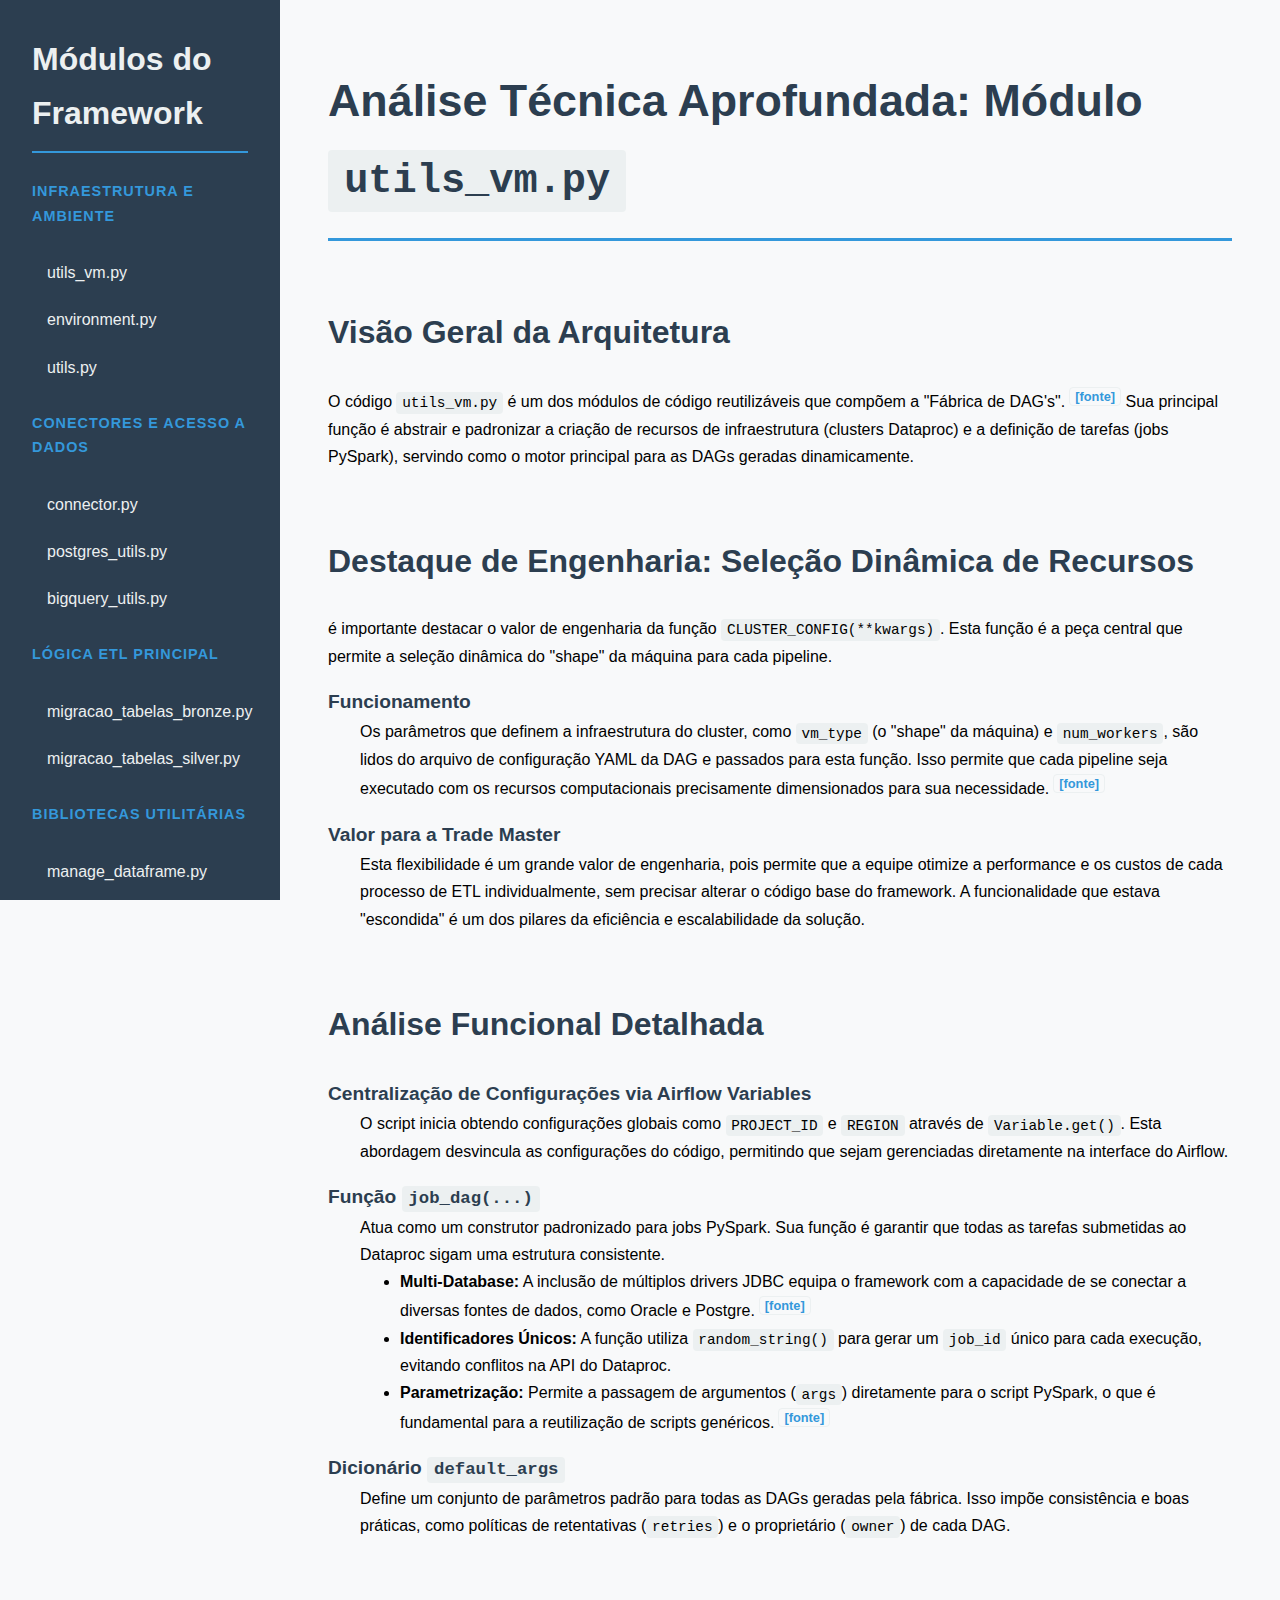
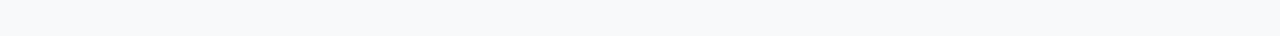
<file: utils_vm.html>
<!DOCTYPE html>
<html lang="pt-BR">
<head>
    <meta charset="UTF-8">
    <meta name="viewport" content="width=device-width, initial-scale=1.0">
    <title>Análise: utils_vm.py</title>
    <link rel="stylesheet" href="styles.css">
    <style>
        /* Estilo para o link de citação */
        a.citation-link {
            font-size: 0.8em;
            vertical-align: super;
            text-decoration: none;
            color: var(--secondary-color, #3498db);
            font-weight: bold;
            margin-left: 4px;
            border: 1px solid var(--light-gray, #ecf0f1);
            padding: 1px 5px;
            border-radius: 4px;
        }
        a.citation-link:hover {
            text-decoration: none;
            background-color: var(--secondary-color, #3498db);
            color: white;
        }
    </style>
</head>
<body>

    <nav>
        <h2>Módulos do Framework</h2>
        <h4>Infraestrutura e Ambiente</h4>
        <ul>
            <li><a href="utils_vm.html">utils_vm.py</a></li>
            <li><a href="environment.html">environment.py</a></li>
            <li><a href="utils.html">utils.py</a></li>
        </ul>
        <h4>Conectores e Acesso a Dados</h4>
        <ul>
            <li><a href="connector.html">connector.py</a></li>
            <li><a href="postgres_utils.html">postgres_utils.py</a></li>
            <li><a href="bigquery_utils.html">bigquery_utils.py</a></li>
        </ul>
        <h4>Lógica ETL Principal</h4>
        <ul>
            <li><a href="migracao_bronze.html">migracao_tabelas_bronze.py</a></li>
            <li><a href="migracao_silver.html">migracao_tabelas_silver.py</a></li>
        </ul>
        <h4>Bibliotecas Utilitárias</h4>
        <ul>
            <li><a href="manage_dataframe.html">manage_dataframe.py</a></li>
            <li><a href="transformation.html">transformation.py</a></li>
            <li><a href="validation.html">validation.py</a></li>
        </ul>
    </nav>

    <main>
        <article>
            <header>
                <h1>Análise Técnica Aprofundada: Módulo <code>utils_vm.py</code></h1>
            </header>

            <section>
                <h2>Visão Geral da Arquitetura</h2>
                <p>O código <code>utils_vm.py</code> é um dos módulos de código reutilizáveis que compõem a "Fábrica de DAG's".<a href="sources/Fabrica_de_DAGs.pdf#page=2" class="citation-link" target="_blank">[fonte]</a> Sua principal função é abstrair e padronizar a criação de recursos de infraestrutura (clusters Dataproc) e a definição de tarefas (jobs PySpark), servindo como o motor principal para as DAGs geradas dinamicamente.</p>
            </section>

            <section>
                <h2>Destaque de Engenharia: Seleção Dinâmica de Recursos</h2>
                <p>é importante destacar o valor de engenharia da função <code>CLUSTER_CONFIG(**kwargs)</code>. Esta função é a peça central que permite a seleção dinâmica do "shape" da máquina para cada pipeline.</p>
                <dl>
                    <dt>Funcionamento</dt>
                    <dd>Os parâmetros que definem a infraestrutura do cluster, como <code>vm_type</code> (o "shape" da máquina) e <code>num_workers</code>, são lidos do arquivo de configuração YAML da DAG e passados para esta função. Isso permite que cada pipeline seja executado com os recursos computacionais precisamente dimensionados para sua necessidade.<a href="sources/Fabrica_de_DAGs.pdf#page=4" class="citation-link" target="_blank">[fonte]</a></dd>
                    
                    <dt>Valor para a Trade Master</dt>
                    <dd>Esta flexibilidade é um grande valor de engenharia, pois permite que a equipe otimize a performance e os custos de cada processo de ETL individualmente, sem precisar alterar o código base do framework. A funcionalidade que estava "escondida" é um dos pilares da eficiência e escalabilidade da solução.</dd>
                </dl>
            </section>

            <section>
                <h2>Análise Funcional Detalhada</h2>
                <dl>
                    <dt>Centralização de Configurações via Airflow Variables</dt>
                    <dd>O script inicia obtendo configurações globais como <code>PROJECT_ID</code> e <code>REGION</code> através de <code>Variable.get()</code>. Esta abordagem desvincula as configurações do código, permitindo que sejam gerenciadas diretamente na interface do Airflow.</dd>

                    <dt>Função <code>job_dag(...)</code></dt>
                    <dd>Atua como um construtor padronizado para jobs PySpark. Sua função é garantir que todas as tarefas submetidas ao Dataproc sigam uma estrutura consistente.
                        <ul>
                            <li><strong>Multi-Database:</strong> A inclusão de múltiplos drivers JDBC equipa o framework com a capacidade de se conectar a diversas fontes de dados, como Oracle e Postgre.<a href="sources/Framework_Engenharia_de_Dados.pdf#page=1" class="citation-link" target="_blank">[fonte]</a></li>
                            <li><strong>Identificadores Únicos:</strong> A função utiliza <code>random_string()</code> para gerar um <code>job_id</code> único para cada execução, evitando conflitos na API do Dataproc.</li>
                            <li><strong>Parametrização:</strong> Permite a passagem de argumentos (<code>args</code>) diretamente para o script PySpark, o que é fundamental para a reutilização de scripts genéricos.<a href="sources/Fabrica_de_DAGs.pdf#page=2" class="citation-link" target="_blank">[fonte]</a></li>
                        </ul>
                    </dd>
                    
                    <dt>Dicionário <code>default_args</code></dt>
                    <dd>Define um conjunto de parâmetros padrão para todas as DAGs geradas pela fábrica. Isso impõe consistência e boas práticas, como políticas de retentativas (<code>retries</code>) e o proprietário (<code>owner</code>) de cada DAG.</dd>
                </dl>
            </section>

        </article>
    </main>
</body>
</html>
</file>
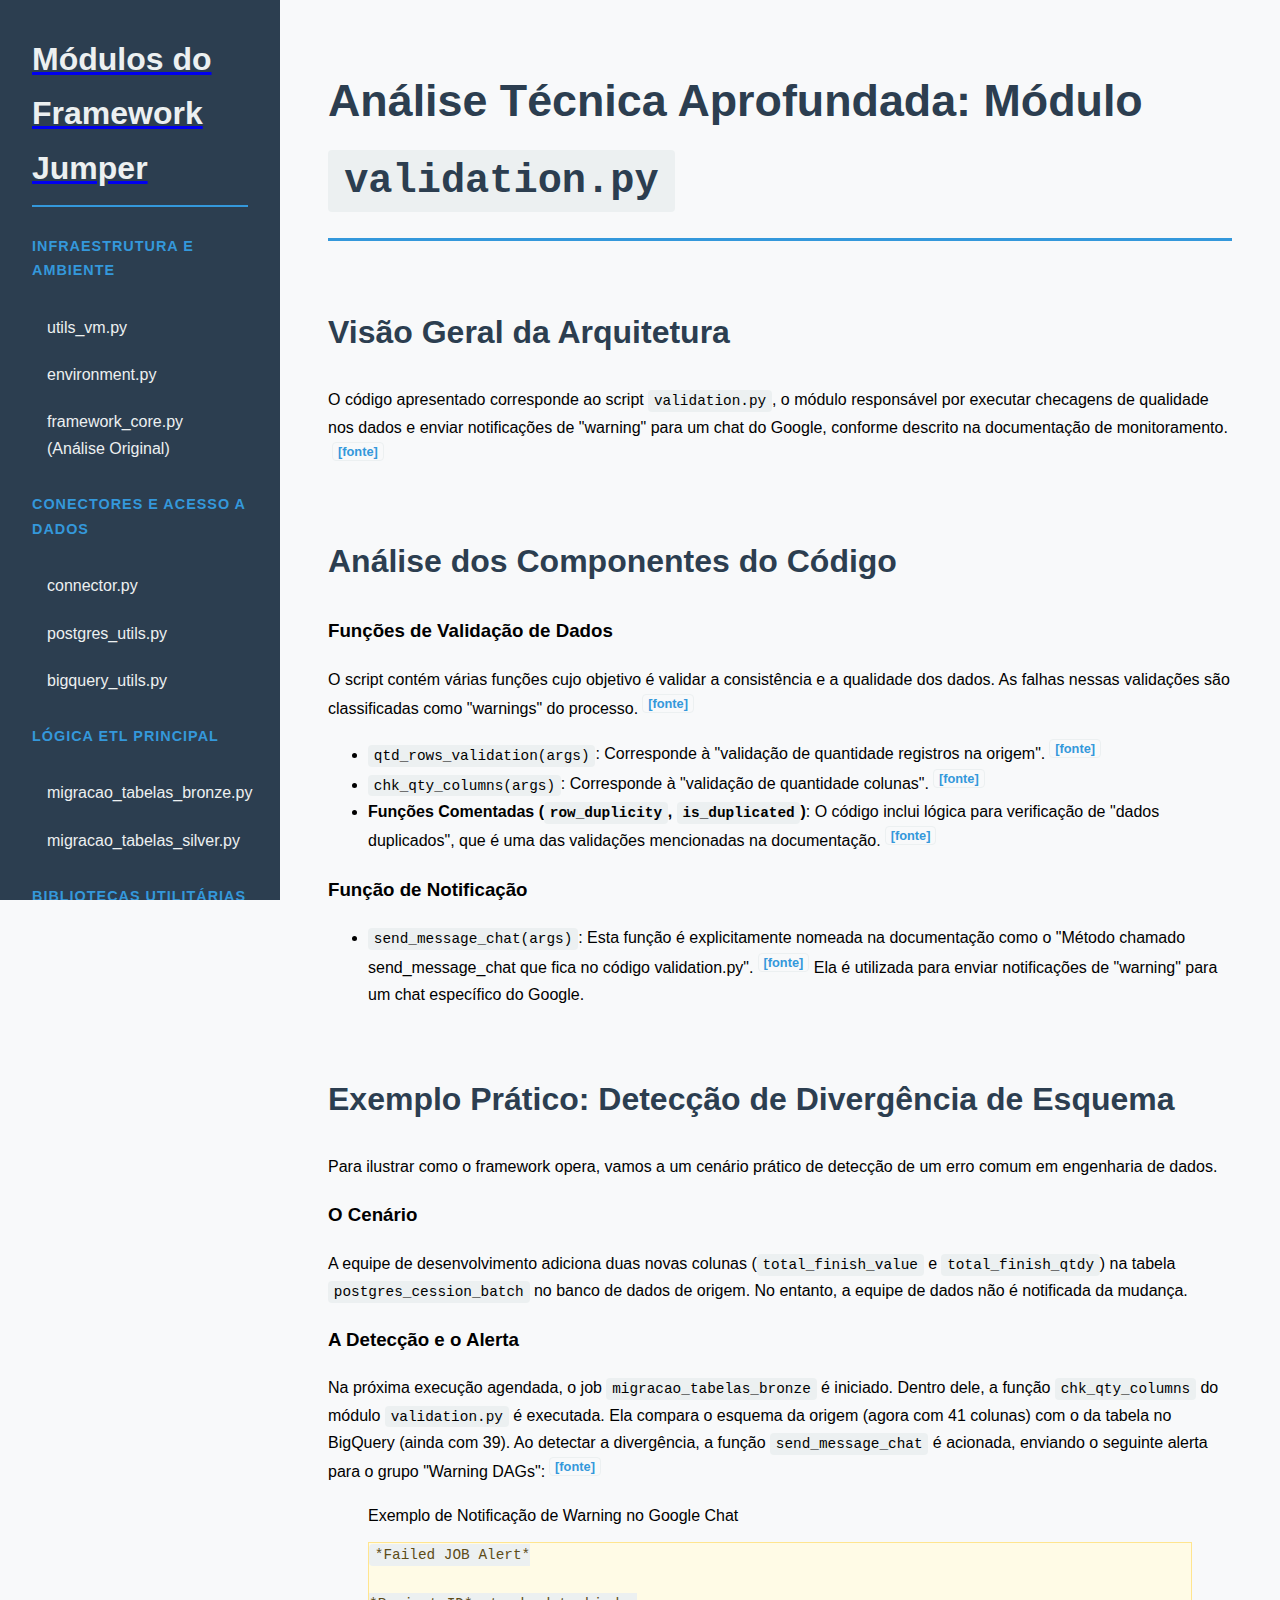
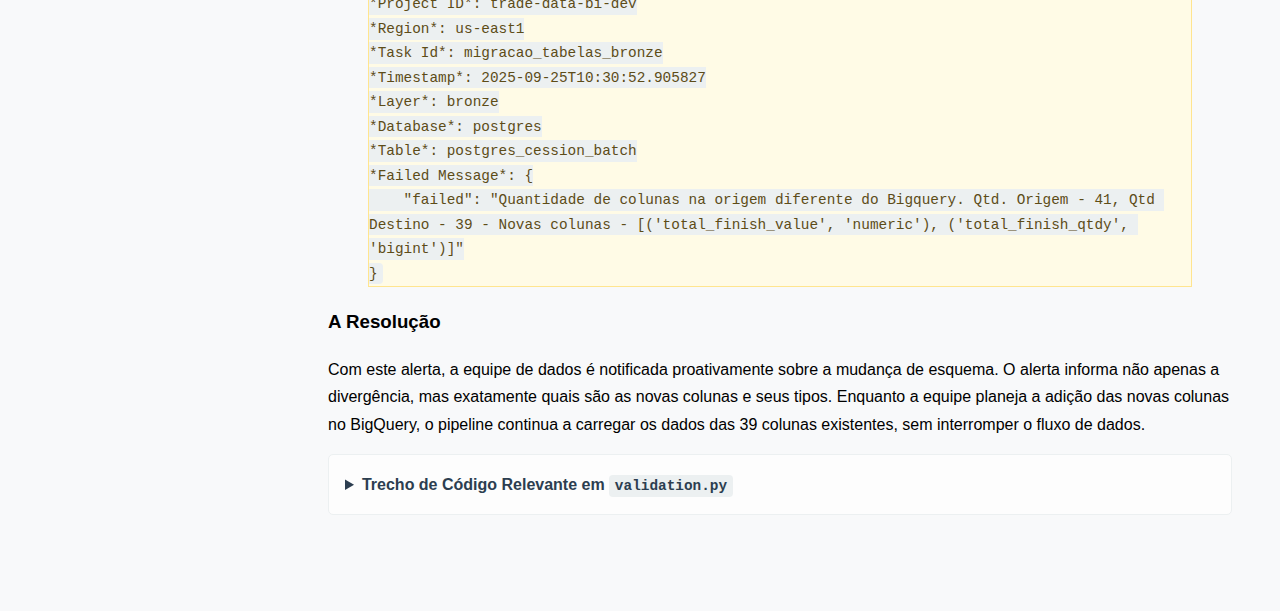
<file: validation.html>
<!DOCTYPE html>
<html lang="pt-BR">
<head>
    <meta charset="UTF-8">
    <meta name="viewport" content="width=device-width, initial-scale=1.0">
    <title>Análise: validation.py</title>
    <link rel="stylesheet" href="styles.css">
    <style>
        /* Estilo para o link de citação */
        a.citation-link {
            font-size: 0.8em;
            vertical-align: super;
            text-decoration: none;
            color: var(--secondary-color, #3498db);
            font-weight: bold;
            margin-left: 4px;
            border: 1px solid var(--light-gray, #ecf0f1);
            padding: 1px 5px;
            border-radius: 4px;
        }
        a.citation-link:hover {
            text-decoration: none;
            background-color: var(--secondary-color, #3498db);
            color: white;
        }
        pre.alert-message {
            background-color: #fffbe6;
            color: #5d4c18;
            border: 1px solid #ffe58f;
            white-space: pre-wrap;
            word-wrap: break-word;
        }
    </style>
</head>
<body>

    <nav>
        <a href="index.html" class="nav-header-link"><h2>Módulos do Framework Jumper</h2></a>
        
        <h4>Infraestrutura e Ambiente</h4>
        <ul>
            <li><a href="utils_vm.html">utils_vm.py</a></li>
            <li><a href="environment.html">environment.py</a></li>
            <li><a href="framework_core.html">framework_core.py (Análise Original)</a></li>
        </ul>
        <h4>Conectores e Acesso a Dados</h4>
        <ul>
            <li><a href="connector.html">connector.py</a></li>
            <li><a href="postgres_utils.html">postgres_utils.py</a></li>
            <li><a href="bigquery_utils.html">bigquery_utils.py</a></li>
        </ul>
        <h4>Lógica ETL Principal</h4>
        <ul>
            <li><a href="migracao_bronze.html">migracao_tabelas_bronze.py</a></li>
            <li><a href="migracao_silver.html">migracao_tabelas_silver.py</a></li>
        </ul>
        <h4>Bibliotecas Utilitárias</h4>
        <ul>
            <li><a href="manage_dataframe.html">manage_dataframe.py</a></li>
            <li><a href="transformation.html">transformation.py</a></li>
            <li><a href="validation.html" class="active">validation.py</a></li>
        </ul>
    </nav>

    <main>
        <article>
            <header>
                <h1>Análise Técnica Aprofundada: Módulo <code>validation.py</code></h1>
            </header>

            <section>
                <h2>Visão Geral da Arquitetura</h2>
                <p>O código apresentado corresponde ao script <code>validation.py</code>, o módulo responsável por executar checagens de qualidade nos dados e enviar notificações de "warning" para um chat do Google, conforme descrito na documentação de monitoramento.<a href="sources/Monitoracao_DAGs.pdf#page=1" class="citation-link" target="_blank">[fonte]</a></p>
            </section>

            <section>
                <h2>Análise dos Componentes do Código</h2>
                
                <h3>Funções de Validação de Dados</h3>
                <p>O script contém várias funções cujo objetivo é validar a consistência e a qualidade dos dados. As falhas nessas validações são classificadas como "warnings" do processo.<a href="sources/Monitoracao_DAGs.pdf#page=1" class="citation-link" target="_blank">[fonte]</a></p>
                <ul>
                    <li><code>qtd_rows_validation(args)</code>: Corresponde à "validação de quantidade registros na origem".<a href="sources/Monitoracao_DAGs.pdf#page=1" class="citation-link" target="_blank">[fonte]</a></li>
                    <li><code>chk_qty_columns(args)</code>: Corresponde à "validação de quantidade colunas".<a href="sources/Monitoracao_DAGs.pdf#page=1" class="citation-link" target="_blank">[fonte]</a></li>
                    <li><strong>Funções Comentadas (<code>row_duplicity</code>, <code>is_duplicated</code>)</strong>: O código inclui lógica para verificação de "dados duplicados", que é uma das validações mencionadas na documentação.<a href="sources/Monitoracao_DAGs.pdf#page=1" class="citation-link" target="_blank">[fonte]</a></li>
                </ul>

                <h3>Função de Notificação</h3>
                <ul>
                    <li><code>send_message_chat(args)</code>: Esta função é explicitamente nomeada na documentação como o "Método chamado send_message_chat que fica no código validation.py".<a href="sources/Monitoracao_DAGs.pdf#page=1" class="citation-link" target="_blank">[fonte]</a> Ela é utilizada para enviar notificações de "warning" para um chat específico do Google.</li>
                </ul>
            </section>

            <section>
                <h2>Exemplo Prático: Detecção de Divergência de Esquema</h2>
                <p>Para ilustrar como o framework opera, vamos a um cenário prático de detecção de um erro comum em engenharia de dados.</p>
                
                <h3>O Cenário</h3>
                <p>A equipe de desenvolvimento adiciona duas novas colunas (<code>total_finish_value</code> e <code>total_finish_qtdy</code>) na tabela <code>postgres_cession_batch</code> no banco de dados de origem. No entanto, a equipe de dados não é notificada da mudança.</p>

                <h3>A Detecção e o Alerta</h3>
                <p>Na próxima execução agendada, o job <code>migracao_tabelas_bronze</code> é iniciado. Dentro dele, a função <code>chk_qty_columns</code> do módulo <code>validation.py</code> é executada. Ela compara o esquema da origem (agora com 41 colunas) com o da tabela no BigQuery (ainda com 39). Ao detectar a divergência, a função <code>send_message_chat</code> é acionada, enviando o seguinte alerta para o grupo "Warning DAGs":<a href="sources/Monitoracao_DAGs.pdf#page=1" class="citation-link" target="_blank">[fonte]</a></p>
                
                <figure>
                    <figcaption>Exemplo de Notificação de Warning no Google Chat</figcaption>
                    <pre class="alert-message"><code>*Failed JOB Alert*

*Project ID*: trade-data-bi-dev
*Region*: us-east1
*Task Id*: migracao_tabelas_bronze
*Timestamp*: 2025-09-25T10:30:52.905827
*Layer*: bronze
*Database*: postgres
*Table*: postgres_cession_batch
*Failed Message*: {
    "failed": "Quantidade de colunas na origem diferente do Bigquery. Qtd. Origem - 41, Qtd Destino - 39 - Novas colunas - [('total_finish_value', 'numeric'), ('total_finish_qtdy', 'bigint')]"
}</code></pre>
                </figure>
                
                <h3>A Resolução</h3>
                <p>Com este alerta, a equipe de dados é notificada proativamente sobre a mudança de esquema. O alerta informa não apenas a divergência, mas exatamente quais são as novas colunas e seus tipos. Enquanto a equipe planeja a adição das novas colunas no BigQuery, o pipeline continua a carregar os dados das 39 colunas existentes, sem interromper o fluxo de dados.</p>
                
                <details>
                    <summary>Trecho de Código Relevante em <code>validation.py</code></summary>
                    <p>O trecho abaixo, da função <code>chk_qty_columns</code>, mostra a lógica que dispara a identificação das colunas divergentes.</p>
                    <pre><code># ... (código anterior para obter qty_col_source e qty_col_bq)

if qty_col_source == qty_col_bq:
    bol = True
    col_result = ''
else:
    # Se a contagem for diferente, o código entra aqui
    if qty_col_bq > 0:
        # Busca o esquema da origem
        df_source = OrigemConn.get_schema(tb_name_source)
        dict_source = convert_df_dict(df_source)
        
        # Busca o esquema do BigQuery
        df_bq = columns_bq(bqconnector, tb_name)
        dict_bq = convert_df_dict(df_bq)
        
        # Compara os dois esquemas e encontra as colunas diferentes
        col_result = dict_diff(dict_source, dict_bq)
    else:
        col_result = ''

# A variável 'col_result' é usada na mensagem de alerta
return bol, qty_col_source, qty_col_bq, col_result</code></pre>
                </details>
            </section>

        </article>
    </main>

</body>
</html>
</file>
<file: styles.css>
:root {
    --primary-color: #2c3e50;
    --secondary-color: #3498db;
    --background-color: #f8f9fa;
    --text-color: #333;
    --light-gray: #ecf0f1;
    --border-color: #dee2e6;
}
html {
    scroll-behavior: smooth;
}
body {
    font-family: 'Segoe UI', 'Helvetica Neue', Arial, sans-serif;
    line-height: 1.7;
    margin: 0;
    display: flex;
    background-color: var(--background-color);
}
nav {
    width: 280px;
    position: fixed;
    height: 100%;
    background-color: var(--primary-color);
    color: white;
    padding: 2rem;
    box-sizing: border-box;
    overflow-y: auto;
}
nav h2 {
    margin-top: 0;
    color: var(--light-gray);
    border-bottom: 2px solid var(--secondary-color);
    padding-bottom: 10px;
}
nav h4 {
    color: var(--secondary-color);
    margin-top: 20px;
    margin-bottom: 5px;
    padding-bottom: 5px;
    border-bottom: 1px solid var(--medium-gray);
    font-size: 0.9em;
    text-transform: uppercase;
    letter-spacing: 1px;
}
nav ul {
    list-style-type: none;
    padding: 0;
}
nav ul li a {
    display: block;
    color: var(--light-gray);
    text-decoration: none;
    padding: 10px 15px;
    border-radius: 5px;
    transition: background-color 0.3s, color 0.3s;
}
nav ul li a:hover, nav ul li a.active {
    background-color: var(--secondary-color);
    color: white;
}
main {
    margin-left: 280px; /* Mesma largura da navegação */
    padding: 2rem 3rem;
    width: calc(100% - 280px);
}
article {
    margin-bottom: 4rem;
}
h1 {
    font-size: 2.8em;
    color: var(--primary-color);
    border-bottom: 3px solid var(--secondary-color);
    padding-bottom: 0.5em;
}
h2 {
    font-size: 2em;
    color: var(--primary-color);
    margin-top: 2em;
}
code {
    background-color: var(--light-gray);
    padding: 0.2em 0.4em;
    border-radius: 4px;
    font-family: "SFMono-Regular", Consolas, "Liberation Mono", Menlo, Courier, monospace;
    font-size: 0.9em;
}
dl { margin: 1em 0; }
dt { font-weight: bold; color: var(--primary-color); font-size: 1.2em; }
dd { margin-left: 2em; margin-bottom: 1em; }
details {
    margin: 1em 0;
    background-color: #fdfdfd;
    border: 1px solid var(--light-gray);
    border-radius: 5px;
    padding: 1em;
}
summary {
    font-weight: bold;
    cursor: pointer;
    color: var(--primary-color);
}
a.citation-link {
    font-size: 0.8em;
    vertical-align: super;
    text-decoration: none;
    color: var(--secondary-color);
    font-weight: bold;
    margin-left: 4px;
    border: 1px solid var(--light-gray);
    padding: 1px 5px;
    border-radius: 4px;
}
a.citation-link:hover {
    text-decoration: none;
    background-color: var(--secondary-color);
    color: white;
}
</file>
